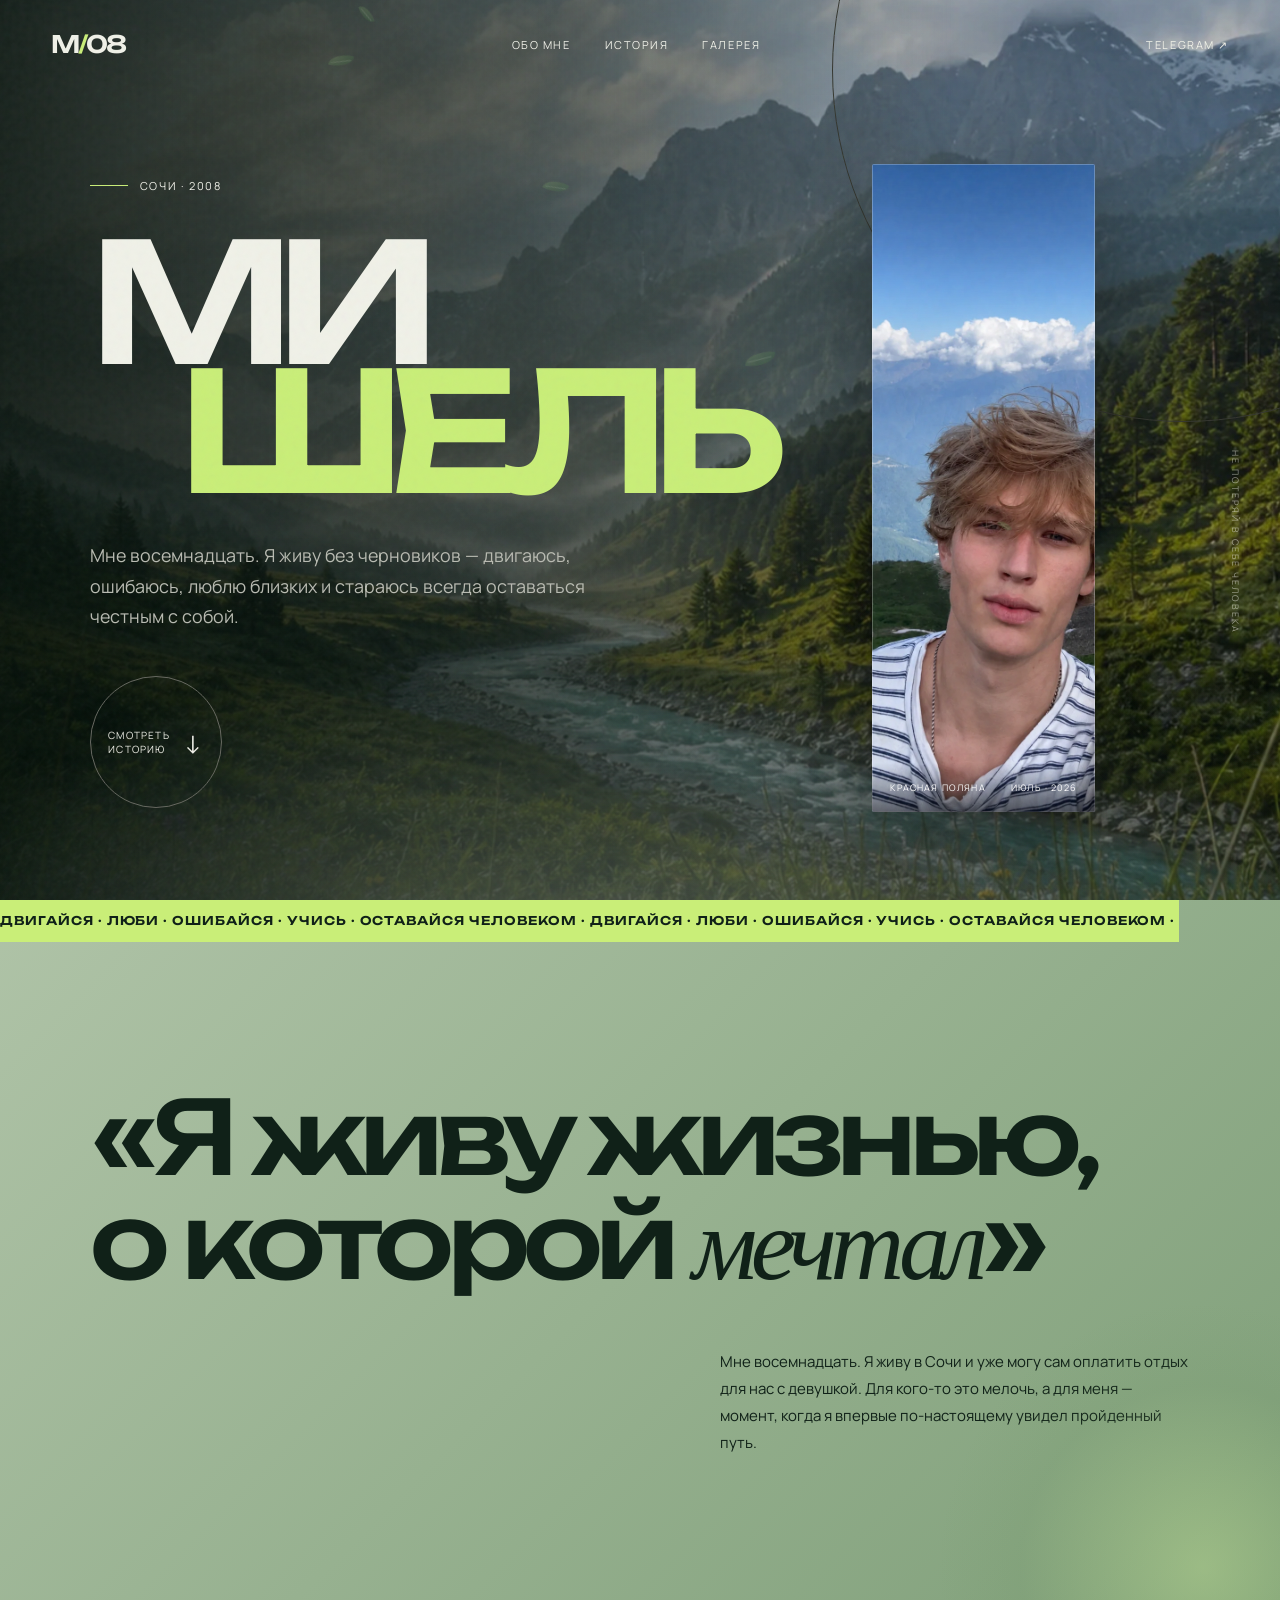
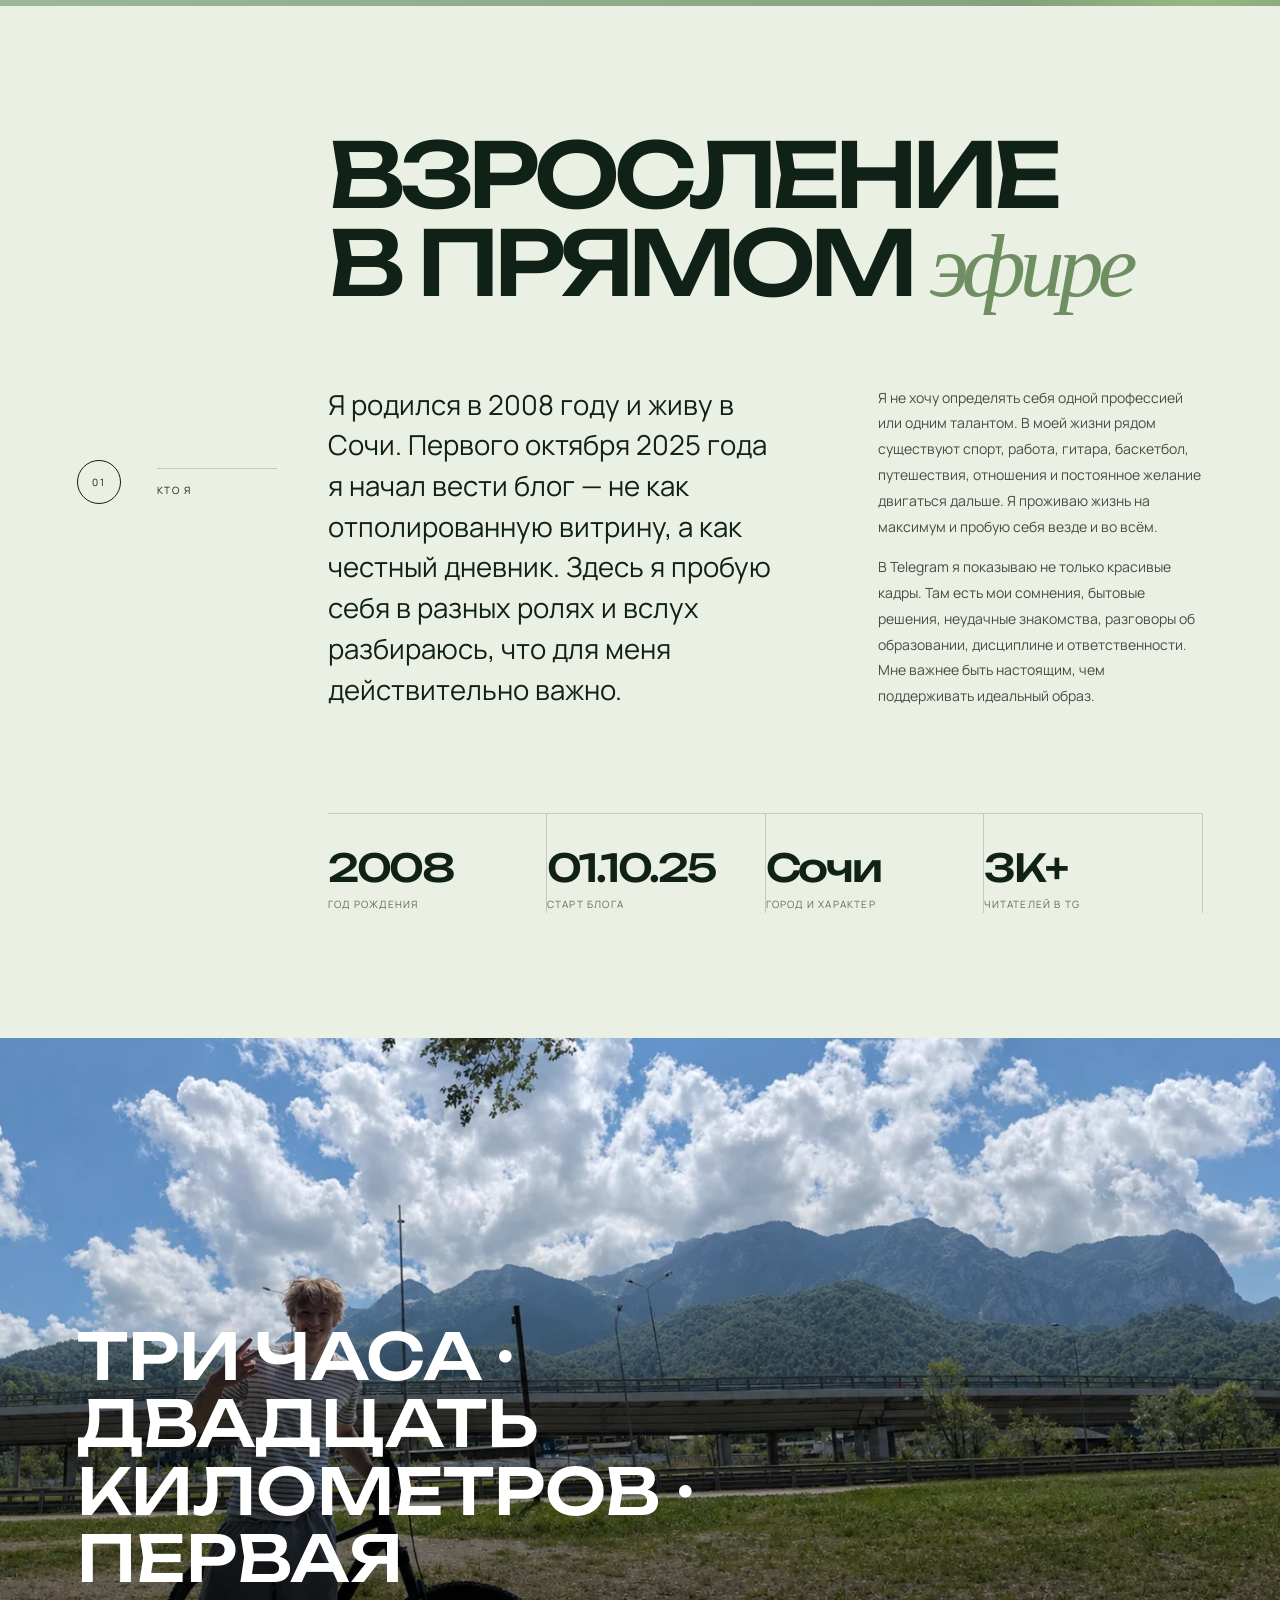
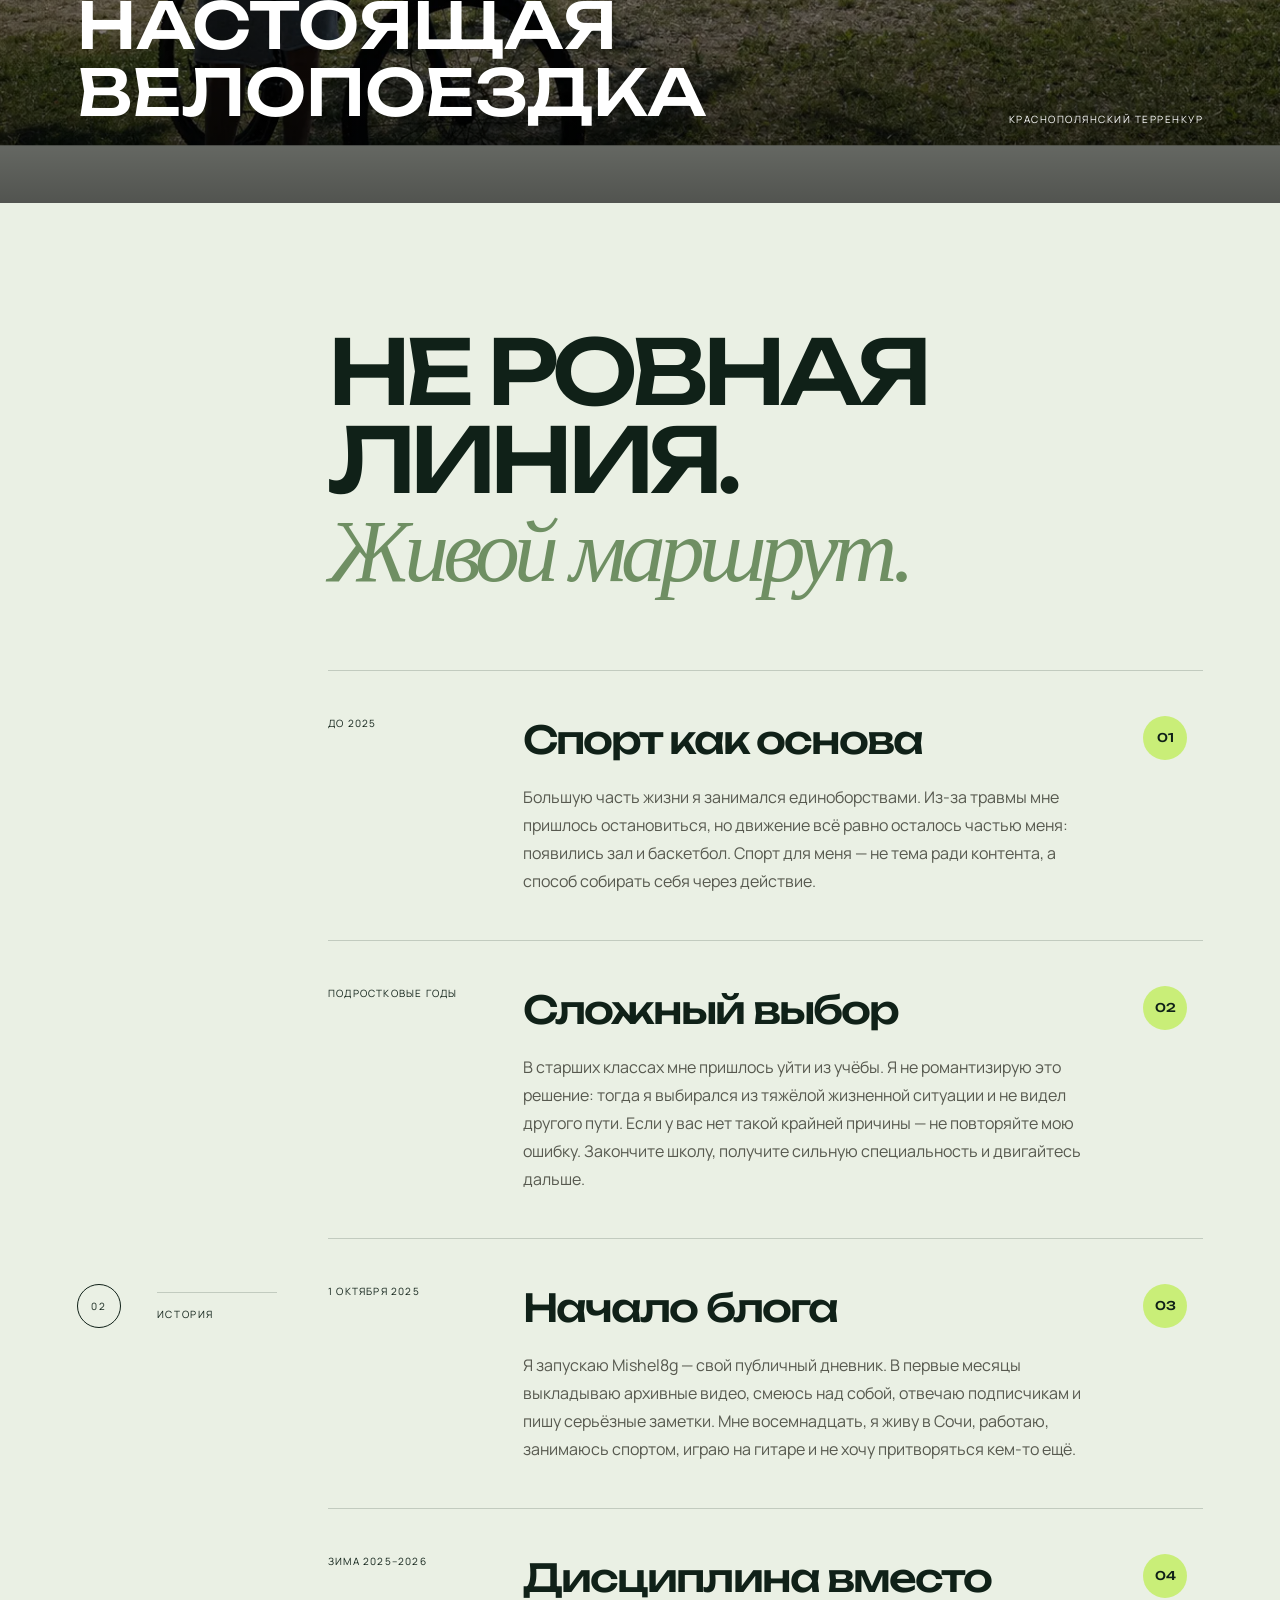
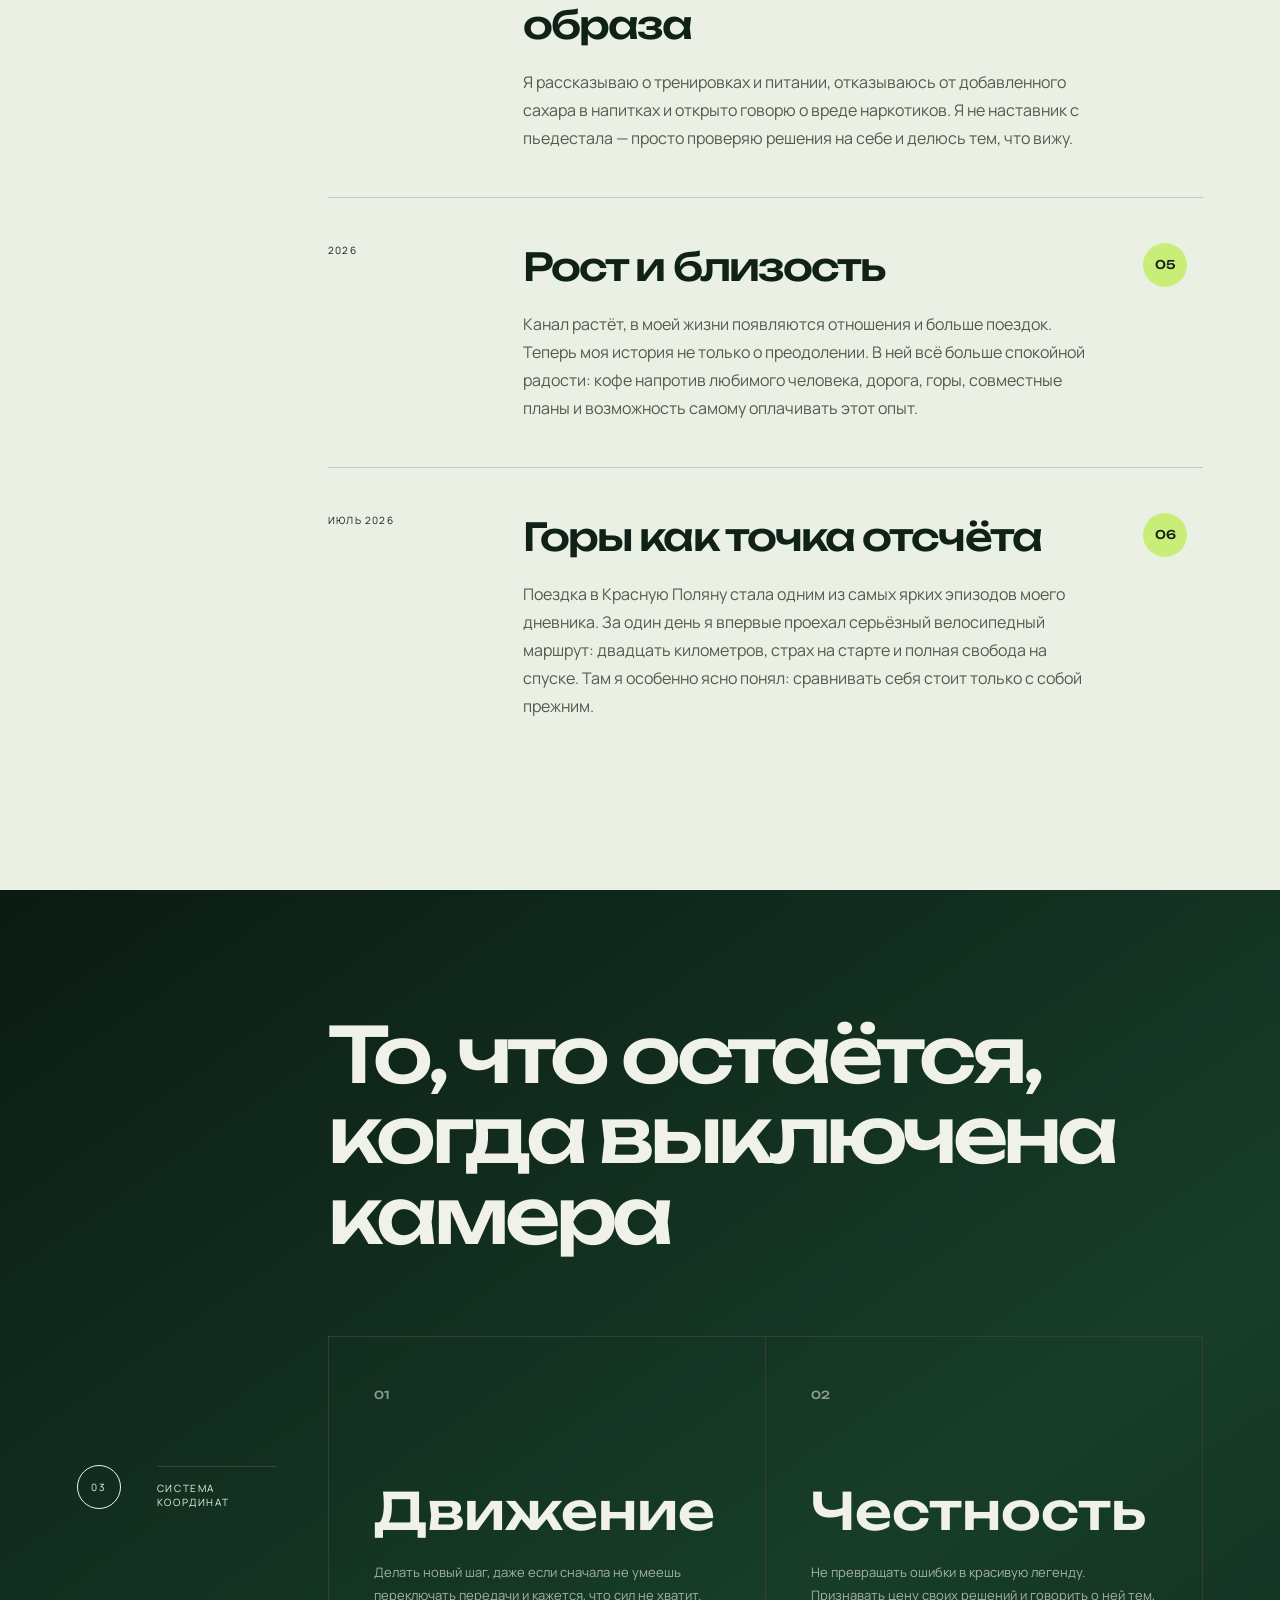
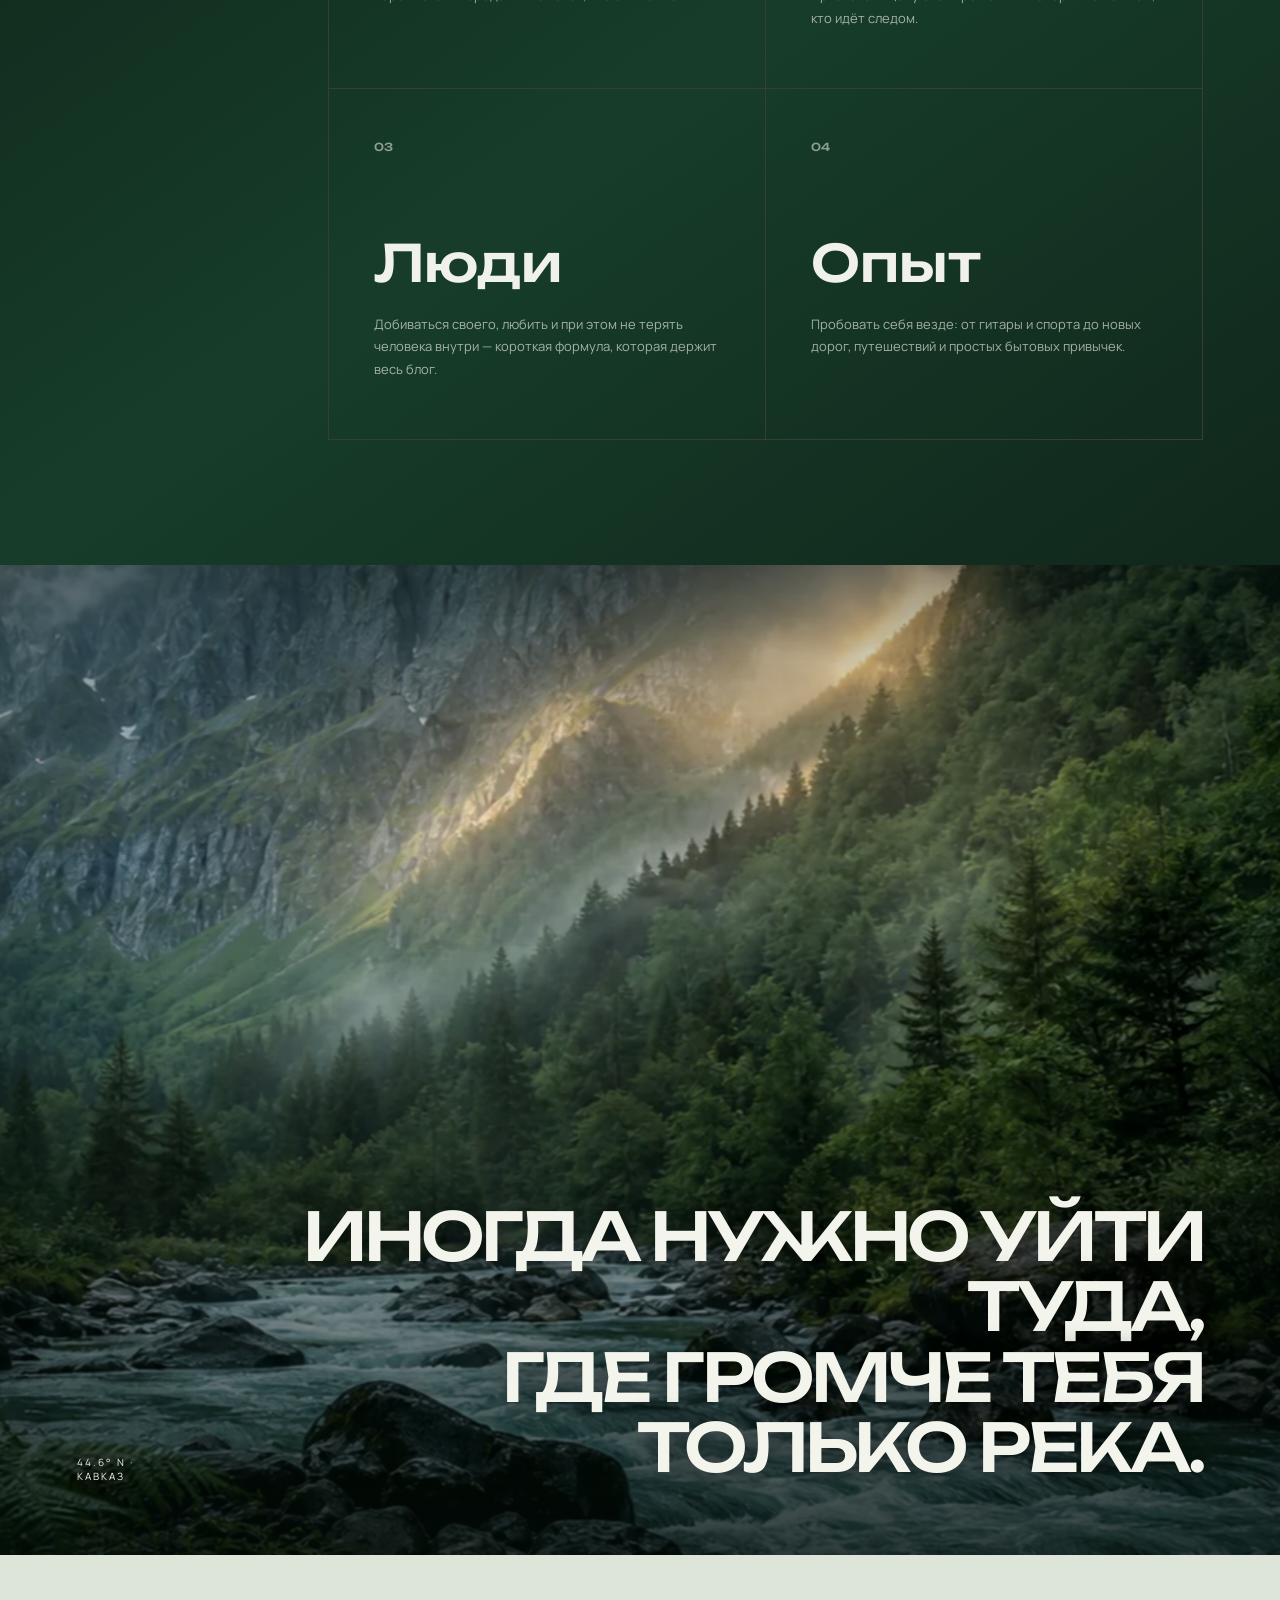
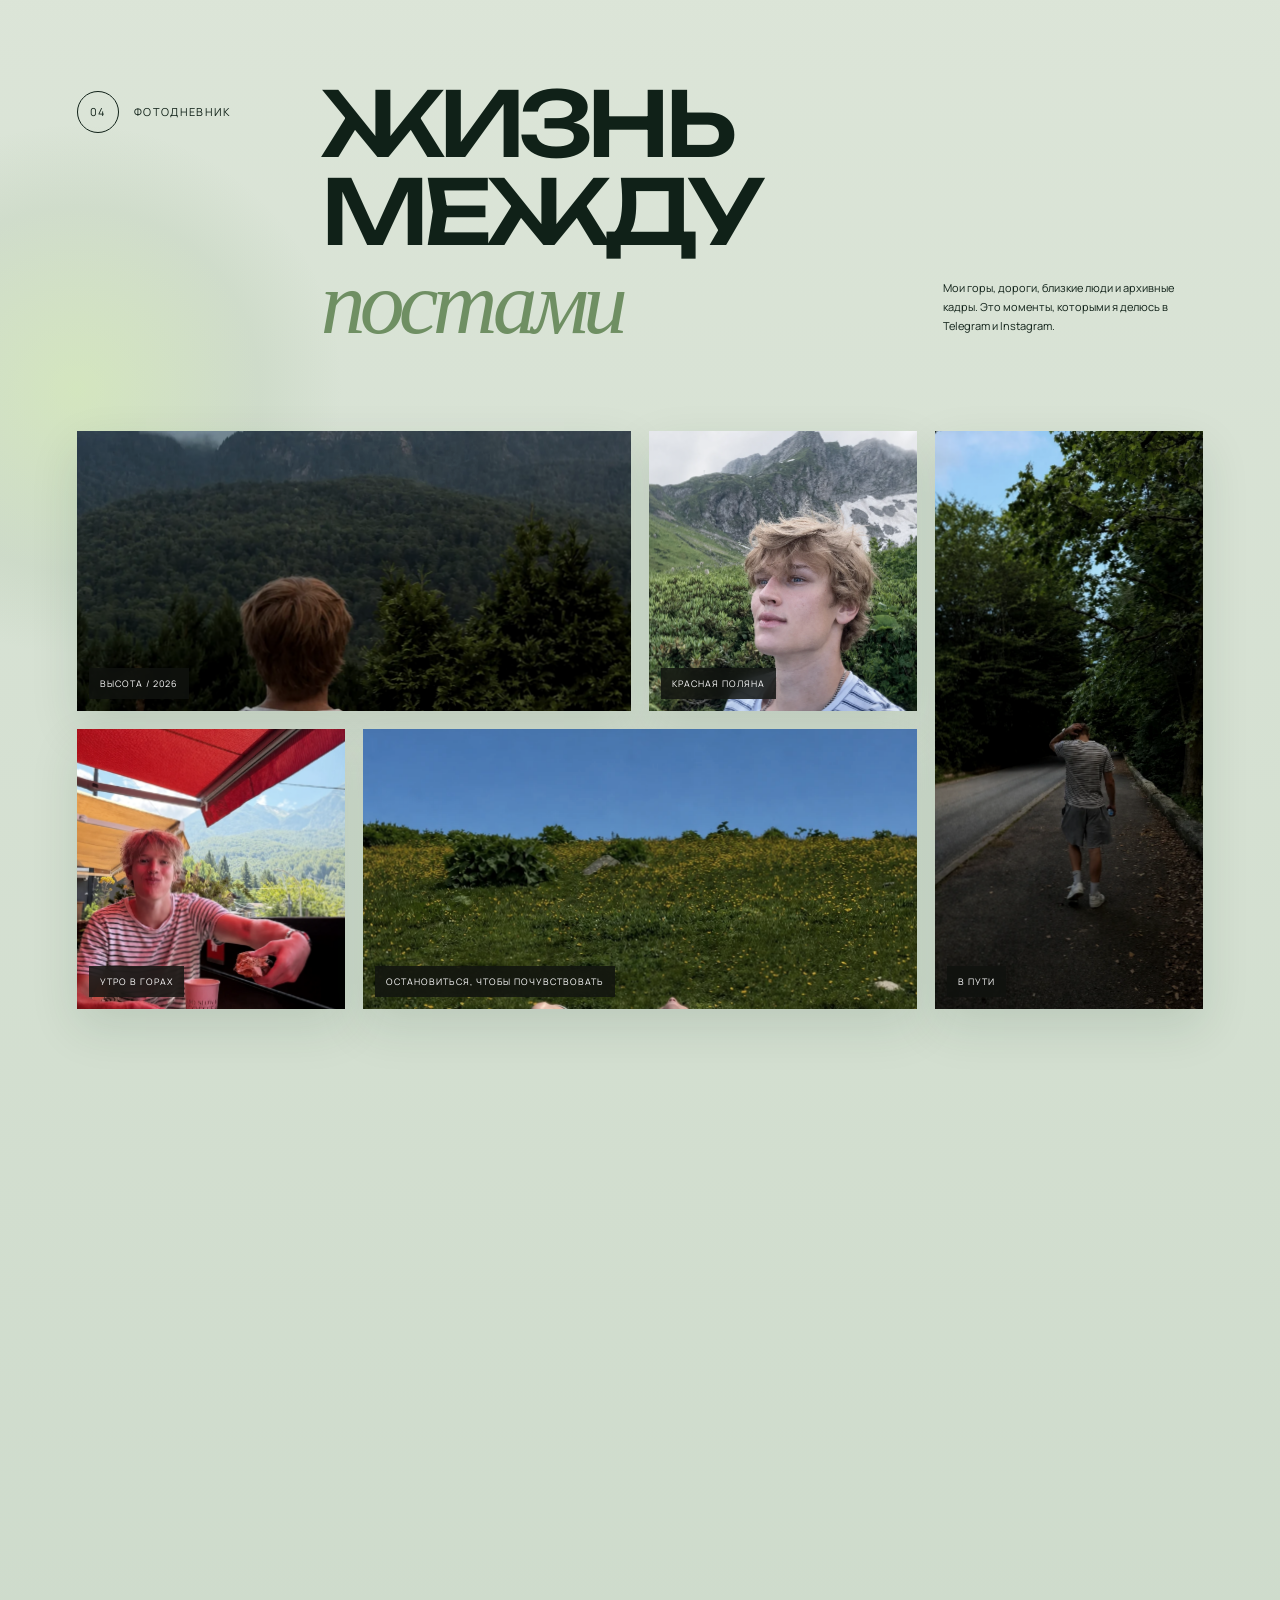
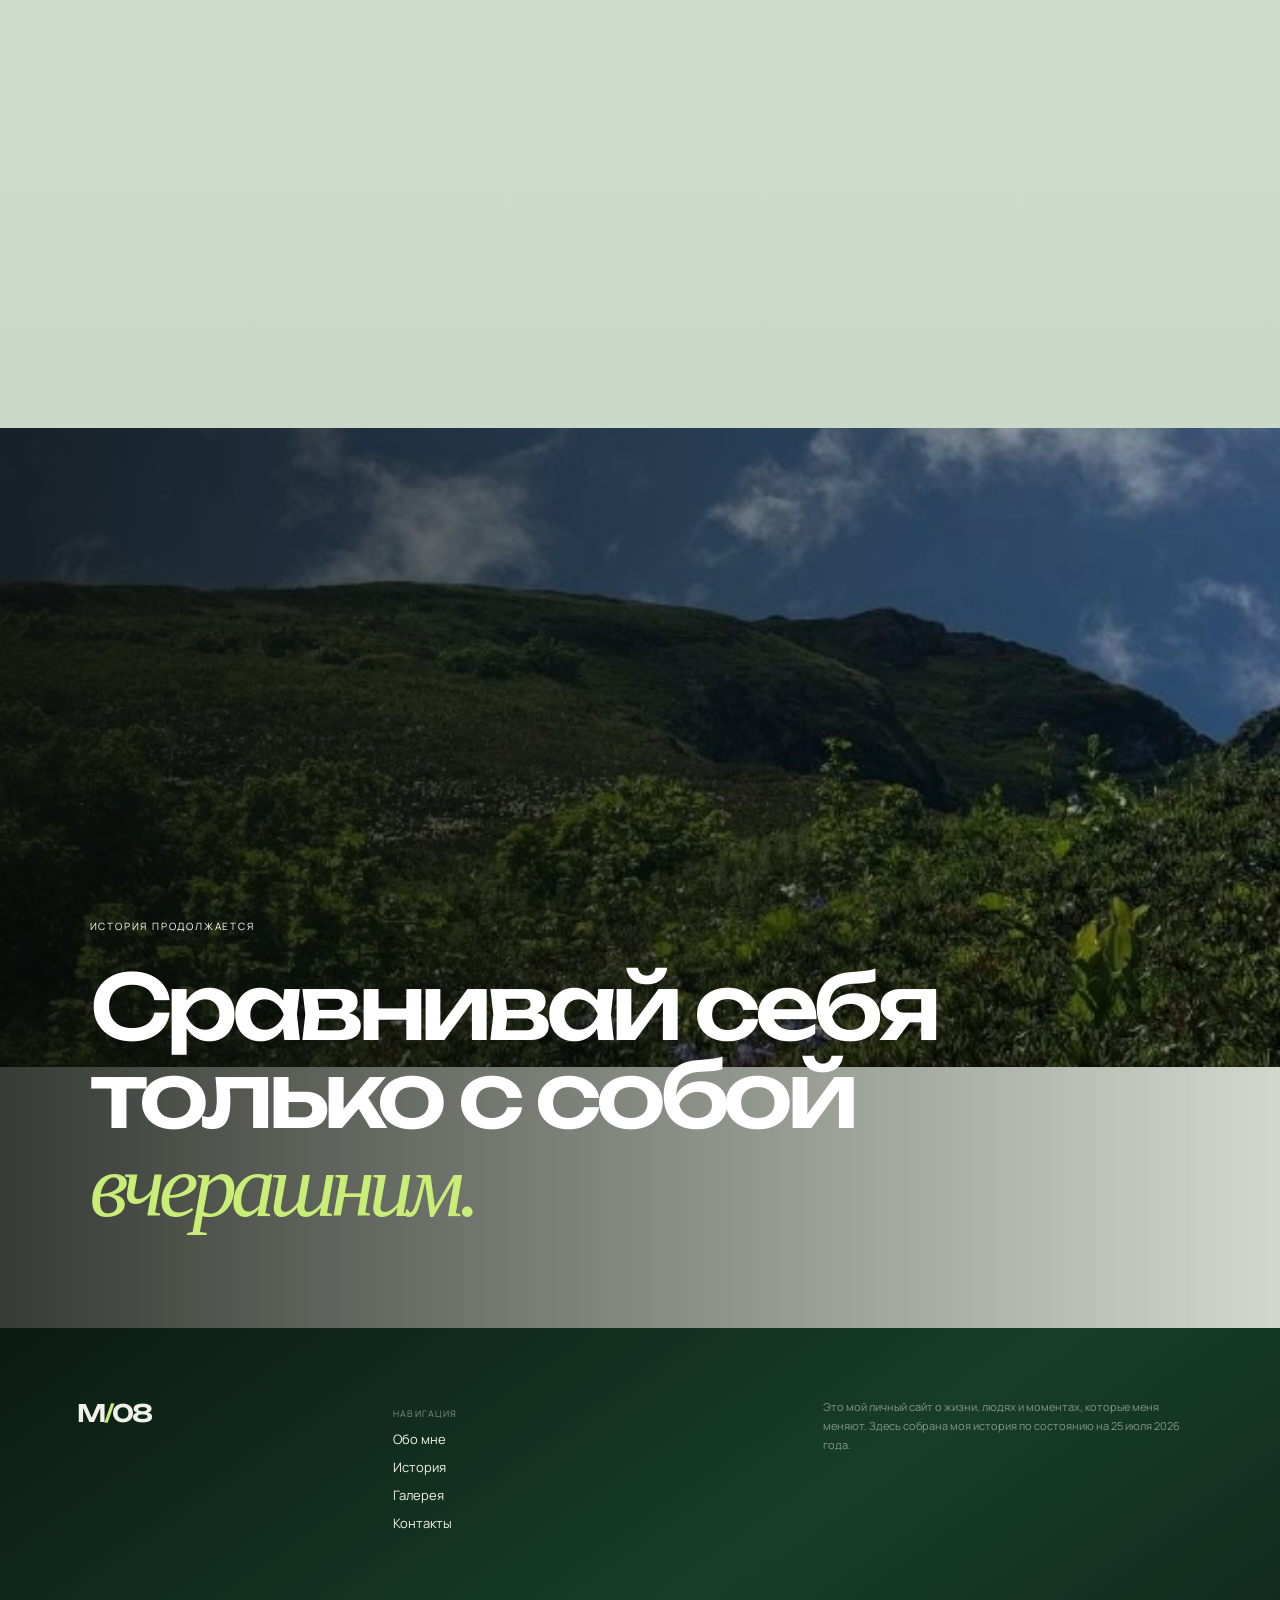
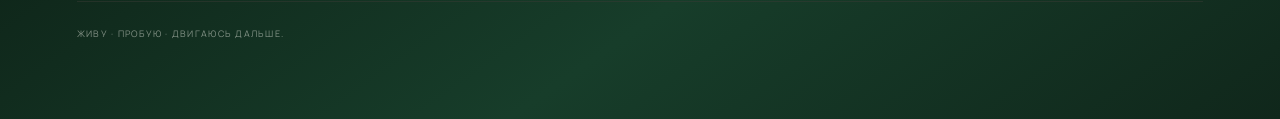
<file: index.html>
<!doctype html>
<html lang="ru">
<head>
  <meta charset="UTF-8">
  <meta name="viewport" content="width=device-width, initial-scale=1.0">
  <meta name="theme-color" content="#11130f">
  <meta name="description" content="Я Мишель. Рассказываю о своей жизни в Сочи, спорте, взрослении, творчестве и людях рядом.">
  <meta property="og:title" content="Я Мишель — моя жизнь в движении">
  <meta property="og:description" content="Не потеряй в себе человека">
  <meta property="og:image" content="assets/photos/telegram-03-hq.webp">
  <title>Я Мишель — моя жизнь в движении</title>
  <link rel="preconnect" href="https://fonts.googleapis.com">
  <link rel="preconnect" href="https://fonts.gstatic.com" crossorigin>
  <link href="https://fonts.googleapis.com/css2?family=Manrope:wght@400;500;600&family=Unbounded:wght@400;500;600;700&display=swap" rel="stylesheet">
  <link rel="stylesheet" href="styles.css">
  <script src="script.js" defer></script>
</head>
<body>
  <div class="grain" aria-hidden="true"></div>
  <div class="progress" aria-hidden="true"><span></span></div>

  <header class="nav">
    <a class="logo" href="#top" aria-label="В начало">М<span>/</span>08</a>
    <nav aria-label="Навигация">
      <a href="about.html">Обо мне</a>
      <a href="story.html">История</a>
      <a href="gallery.html">Галерея</a>
    </nav>
    <a class="nav-social" href="https://t.me/mishel8g" target="_blank" rel="noreferrer">Telegram ↗</a>
  </header>

  <main>
    <section class="hero" id="top">
      <div class="hero-orbit" aria-hidden="true"></div>
      <img class="hero-landscape" src="assets/photos/caucasus-valley-v1.webp" alt="Горная долина с рекой на рассвете">
      <div class="hero-mist" aria-hidden="true"></div>
      <div class="hero-copy reveal">
        <p class="kicker"><span></span> Сочи · 2008</p>
        <h1>МИ<br><em>ШЕЛЬ</em></h1>
        <p class="hero-text">Мне восемнадцать. Я живу без черновиков — двигаюсь, ошибаюсь, люблю близких и стараюсь всегда оставаться честным с собой.</p>
        <a class="round-link" href="#about"><span>Смотреть<br>историю</span><b>↓</b></a>
      </div>
      <figure class="hero-image reveal delay-1">
        <img src="assets/photos/telegram-03-hq.webp" alt="Я в горах" width="599" height="800">
        <figcaption><span>Красная Поляна</span><span>Июль · 2026</span></figcaption>
      </figure>
      <p class="side-note">Не потеряй в себе человека</p>
    </section>

    <section class="statement">
      <div class="ticker" aria-hidden="true">
        <div>ДВИГАЙСЯ · ЛЮБИ · ОШИБАЙСЯ · УЧИСЬ · ОСТАВАЙСЯ ЧЕЛОВЕКОМ ·&nbsp;</div>
        <div>ДВИГАЙСЯ · ЛЮБИ · ОШИБАЙСЯ · УЧИСЬ · ОСТАВАЙСЯ ЧЕЛОВЕКОМ ·&nbsp;</div>
      </div>
      <blockquote class="reveal">«Я живу жизнью,<br>о которой <em>мечтал</em>»</blockquote>
      <p class="statement-note reveal">Мне восемнадцать. Я живу в Сочи и уже могу сам оплатить отдых для нас с девушкой. Для кого-то это мелочь, а для меня — момент, когда я впервые по-настоящему увидел пройденный путь.</p>
    </section>

    <section class="about section" id="about">
      <div class="section-label reveal"><span>01</span><p>Кто я</p></div>
      <div class="about-content">
        <h2 class="reveal">Взросление<br>в прямом <i>эфире</i></h2>
        <div class="about-grid">
          <p class="lead-copy reveal">Я родился в 2008 году и живу в Сочи. Первого октября 2025 года я начал вести блог — не как отполированную витрину, а как честный дневник. Здесь я пробую себя в разных ролях и вслух разбираюсь, что для меня действительно важно.</p>
          <div class="body-copy reveal delay-1">
            <p>Я не хочу определять себя одной профессией или одним талантом. В моей жизни рядом существуют спорт, работа, гитара, баскетбол, путешествия, отношения и постоянное желание двигаться дальше. Я проживаю жизнь на максимум и пробую себя везде и во всём.</p>
            <p>В Telegram я показываю не только красивые кадры. Там есть мои сомнения, бытовые решения, неудачные знакомства, разговоры об образовании, дисциплине и ответственности. Мне важнее быть настоящим, чем поддерживать идеальный образ.</p>
          </div>
        </div>
        <div class="fact-line reveal">
          <div><strong>2008</strong><span>год рождения</span></div>
          <div><strong>01.10.25</strong><span>старт блога</span></div>
          <div><strong>Сочи</strong><span>город и характер</span></div>
          <div><strong>3K+</strong><span>читателей в TG</span></div>
        </div>
      </div>
    </section>

    <section class="cinema reveal">
      <img src="assets/photos/cinema-hd.webp" alt="Я с велосипедом в Красной Поляне" loading="lazy" width="1672" height="941">
      <div class="cinema-shade"></div>
      <p>Три часа · двадцать километров · первая настоящая велопоездка</p>
      <span>Краснополянский терренкур</span>
    </section>

    <section class="timeline section" id="timeline">
      <div class="section-label reveal"><span>02</span><p>История</p></div>
      <div class="timeline-content">
        <h2 class="reveal">Не ровная линия.<br><i>Живой маршрут.</i></h2>
        <article class="chapter reveal">
          <time>До 2025</time>
          <div><h3>Спорт как основа</h3><p>Большую часть жизни я занимался единоборствами. Из-за травмы мне пришлось остановиться, но движение всё равно осталось частью меня: появились зал и баскетбол. Спорт для меня — не тема ради контента, а способ собирать себя через действие.</p></div>
          <span>01</span>
        </article>
        <article class="chapter reveal">
          <time>Подростковые годы</time>
          <div><h3>Сложный выбор</h3><p>В старших классах мне пришлось уйти из учёбы. Я не романтизирую это решение: тогда я выбирался из тяжёлой жизненной ситуации и не видел другого пути. Если у вас нет такой крайней причины — не повторяйте мою ошибку. Закончите школу, получите сильную специальность и двигайтесь дальше.</p></div>
          <span>02</span>
        </article>
        <article class="chapter reveal">
          <time>1 октября 2025</time>
          <div><h3>Начало блога</h3><p>Я запускаю Mishel8g — свой публичный дневник. В первые месяцы выкладываю архивные видео, смеюсь над собой, отвечаю подписчикам и пишу серьёзные заметки. Мне восемнадцать, я живу в Сочи, работаю, занимаюсь спортом, играю на гитаре и не хочу притворяться кем-то ещё.</p></div>
          <span>03</span>
        </article>
        <article class="chapter reveal">
          <time>Зима 2025–2026</time>
          <div><h3>Дисциплина вместо образа</h3><p>Я рассказываю о тренировках и питании, отказываюсь от добавленного сахара в напитках и открыто говорю о вреде наркотиков. Я не наставник с пьедестала — просто проверяю решения на себе и делюсь тем, что вижу.</p></div>
          <span>04</span>
        </article>
        <article class="chapter reveal">
          <time>2026</time>
          <div><h3>Рост и близость</h3><p>Канал растёт, в моей жизни появляются отношения и больше поездок. Теперь моя история не только о преодолении. В ней всё больше спокойной радости: кофе напротив любимого человека, дорога, горы, совместные планы и возможность самому оплачивать этот опыт.</p></div>
          <span>05</span>
        </article>
        <article class="chapter reveal">
          <time>Июль 2026</time>
          <div><h3>Горы как точка отсчёта</h3><p>Поездка в Красную Поляну стала одним из самых ярких эпизодов моего дневника. За один день я впервые проехал серьёзный велосипедный маршрут: двадцать километров, страх на старте и полная свобода на спуске. Там я особенно ясно понял: сравнивать себя стоит только с собой прежним.</p></div>
          <span>06</span>
        </article>
      </div>
    </section>

    <section class="values section">
      <div class="section-label light reveal"><span>03</span><p>Система координат</p></div>
      <div class="values-content">
        <h2 class="reveal">То, что остаётся,<br>когда выключена камера</h2>
        <div class="values-grid">
          <article class="reveal"><span>01</span><h3>Движение</h3><p>Делать новый шаг, даже если сначала не умеешь переключать передачи и кажется, что сил не хватит.</p></article>
          <article class="reveal delay-1"><span>02</span><h3>Честность</h3><p>Не превращать ошибки в красивую легенду. Признавать цену своих решений и говорить о ней тем, кто идёт следом.</p></article>
          <article class="reveal delay-2"><span>03</span><h3>Люди</h3><p>Добиваться своего, любить и при этом не терять человека внутри — короткая формула, которая держит весь блог.</p></article>
          <article class="reveal"><span>04</span><h3>Опыт</h3><p>Пробовать себя везде: от гитары и спорта до новых дорог, путешествий и простых бытовых привычек.</p></article>
        </div>
      </div>
    </section>

    <section class="nature-portal reveal" aria-label="Горная река Кавказа">
      <img src="assets/photos/caucasus-river-v1.webp" alt="Дикая горная река среди леса и скал" loading="lazy">
      <div class="nature-depth" aria-hidden="true"></div>
      <div class="nature-copy"><span>44.6° N · Кавказ</span><p>Иногда нужно уйти туда,<br>где громче тебя только река.</p></div>
    </section>

    <section class="gallery section" id="gallery">
      <div class="gallery-heading reveal">
        <p><span>04</span> Фотодневник</p>
        <h2>Жизнь между<br><i>постами</i></h2>
        <p>Мои горы, дороги, близкие люди и архивные кадры. Это моменты, которыми я делюсь в Telegram и Instagram.</p>
      </div>
      <div class="masonry">
        <figure class="wide reveal"><img src="assets/photos/telegram-09-hq.webp" alt="Я смотрю на горы" loading="lazy"><figcaption>Высота / 2026</figcaption></figure>
        <figure class="reveal"><img src="assets/photos/telegram-15-hq.webp" alt="Портрет Мишеля в горах" loading="lazy"><figcaption>Красная Поляна</figcaption></figure>
        <figure class="tall reveal"><img src="assets/photos/telegram-10-hq.webp" alt="Я на лесной дороге" loading="lazy"><figcaption>В пути</figcaption></figure>
        <figure class="reveal"><img src="assets/photos/telegram-08-hq.webp" alt="Я в кафе" loading="lazy"><figcaption>Утро в горах</figcaption></figure>
        <figure class="wide reveal"><img src="assets/photos/telegram-05-hq.webp" alt="Отдых на горном лугу" loading="lazy"><figcaption>Остановиться, чтобы почувствовать</figcaption></figure>
        <figure class="reveal"><img src="assets/photos/telegram-17-hq.webp" alt="Мы с моей девушкой" loading="lazy"><figcaption>Люди рядом</figcaption></figure>
        <figure class="reveal"><img src="assets/photos/instagram-02-hq.webp" alt="Поход в горы" loading="lazy"><figcaption>Hiking</figcaption></figure>
        <figure class="tall reveal"><img src="assets/photos/telegram-07-hq.webp" alt="Я готовлю кофе" loading="lazy"><figcaption>Обычный день</figcaption></figure>
        <figure class="reveal"><img src="assets/photos/instagram-03-hq.webp" alt="Прогулка по Сочи" loading="lazy"><figcaption>Chill & walk</figcaption></figure>
        <figure class="wide reveal"><img src="assets/photos/telegram-02-hq.webp" alt="Закат над горами" loading="lazy"><figcaption>Лучший закат</figcaption></figure>
        <figure class="reveal"><img src="assets/photos/instagram-05-hq.webp" alt="Архивный портрет" loading="lazy"><figcaption>Архив / 2025</figcaption></figure>
        <figure class="reveal"><img src="assets/photos/instagram-06-hq.webp" alt="Я четыре года назад" loading="lazy"><figcaption>Я четыре года назад</figcaption></figure>
      </div>
    </section>

    <section class="finale">
      <img src="assets/photos/telegram-06.webp" alt="Горный пейзаж" loading="lazy">
      <div class="finale-overlay"></div>
      <div class="finale-copy reveal">
        <p>История продолжается</p>
        <h2>Сравнивай себя<br>только с собой<br><i>вчерашним.</i></h2>
      </div>
    </section>
  </main>

  <footer>
    <a class="logo" href="#top">М<span>/</span>08</a>
    <div><p>Навигация</p><a href="about.html">Обо мне</a><a href="story.html">История</a><a href="gallery.html">Галерея</a><a href="contacts.html">Контакты</a></div>
    <p class="disclaimer">Это мой личный сайт о жизни, людях и моментах, которые меня меняют. Здесь собрана моя история по состоянию на 25 июля 2026 года.</p>
    <p class="made">Живу · пробую · двигаюсь дальше.</p>
  </footer>
</body>
</html>
</file>
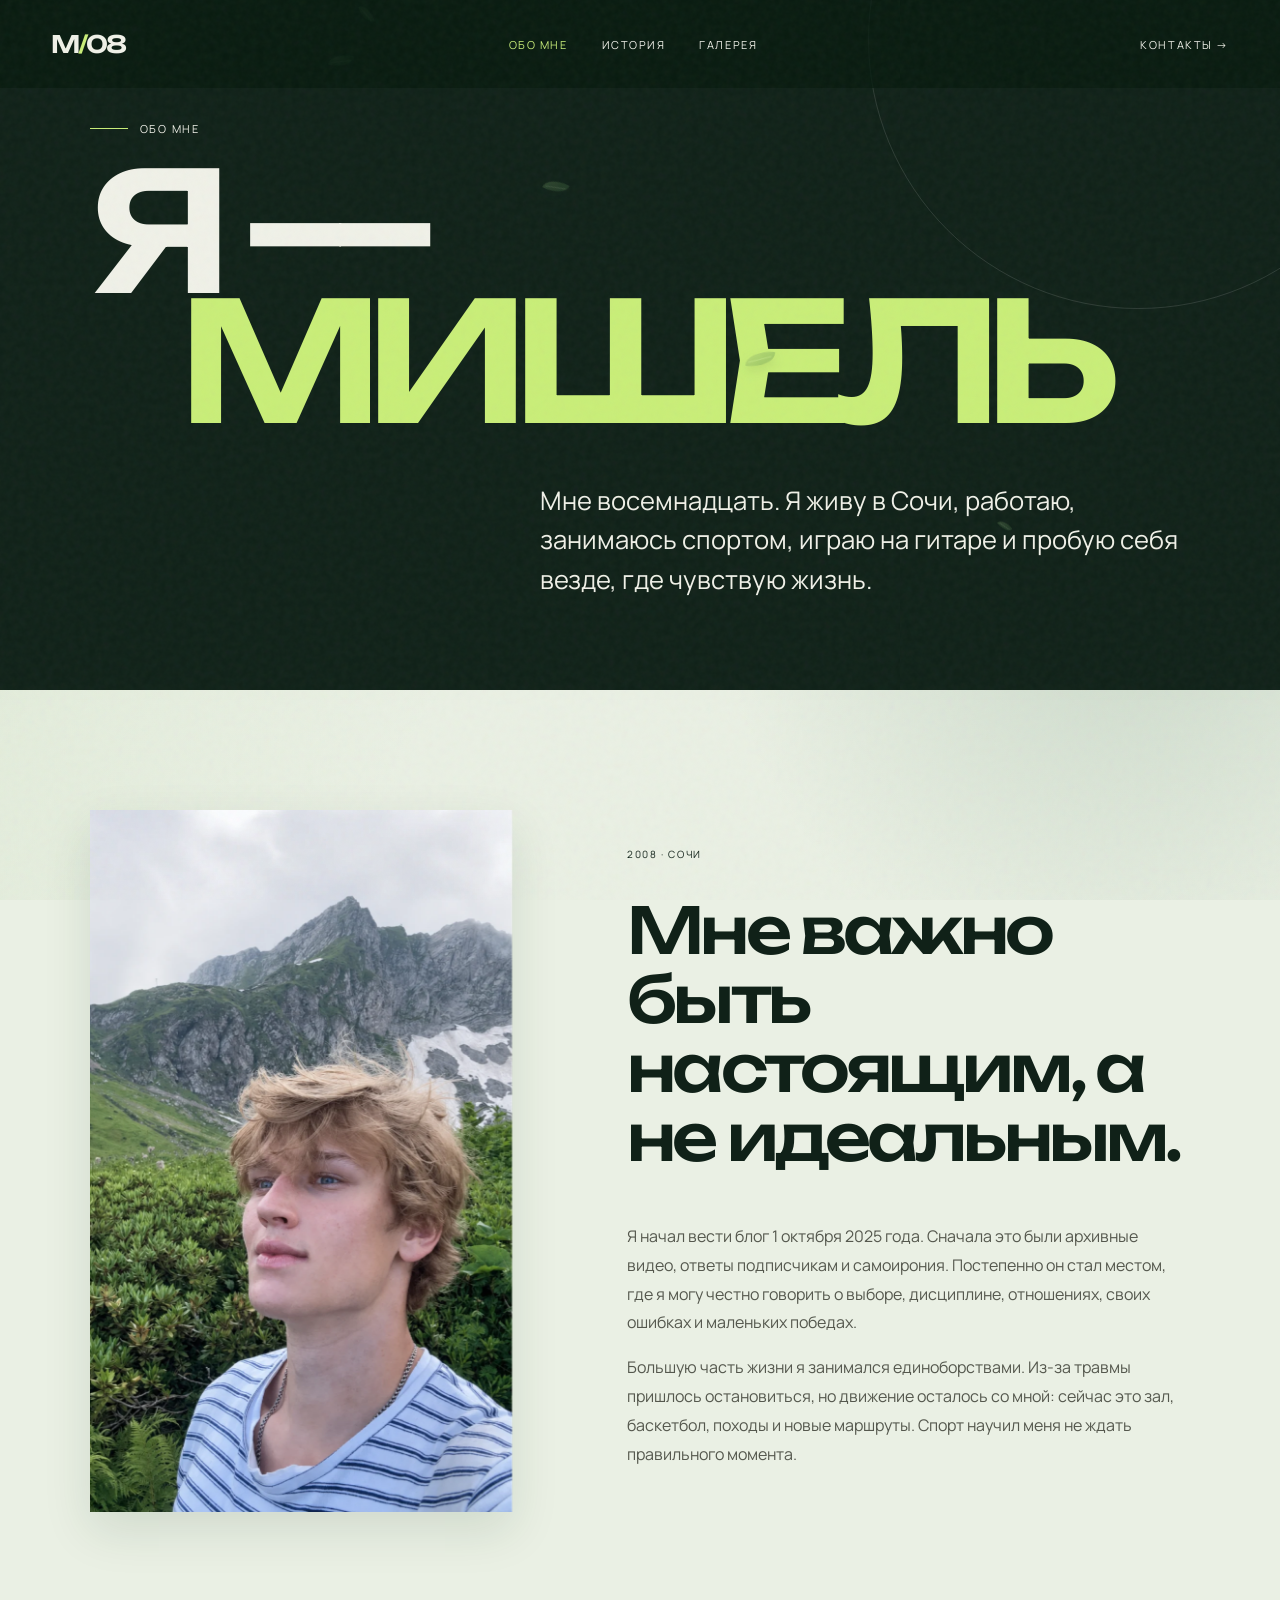
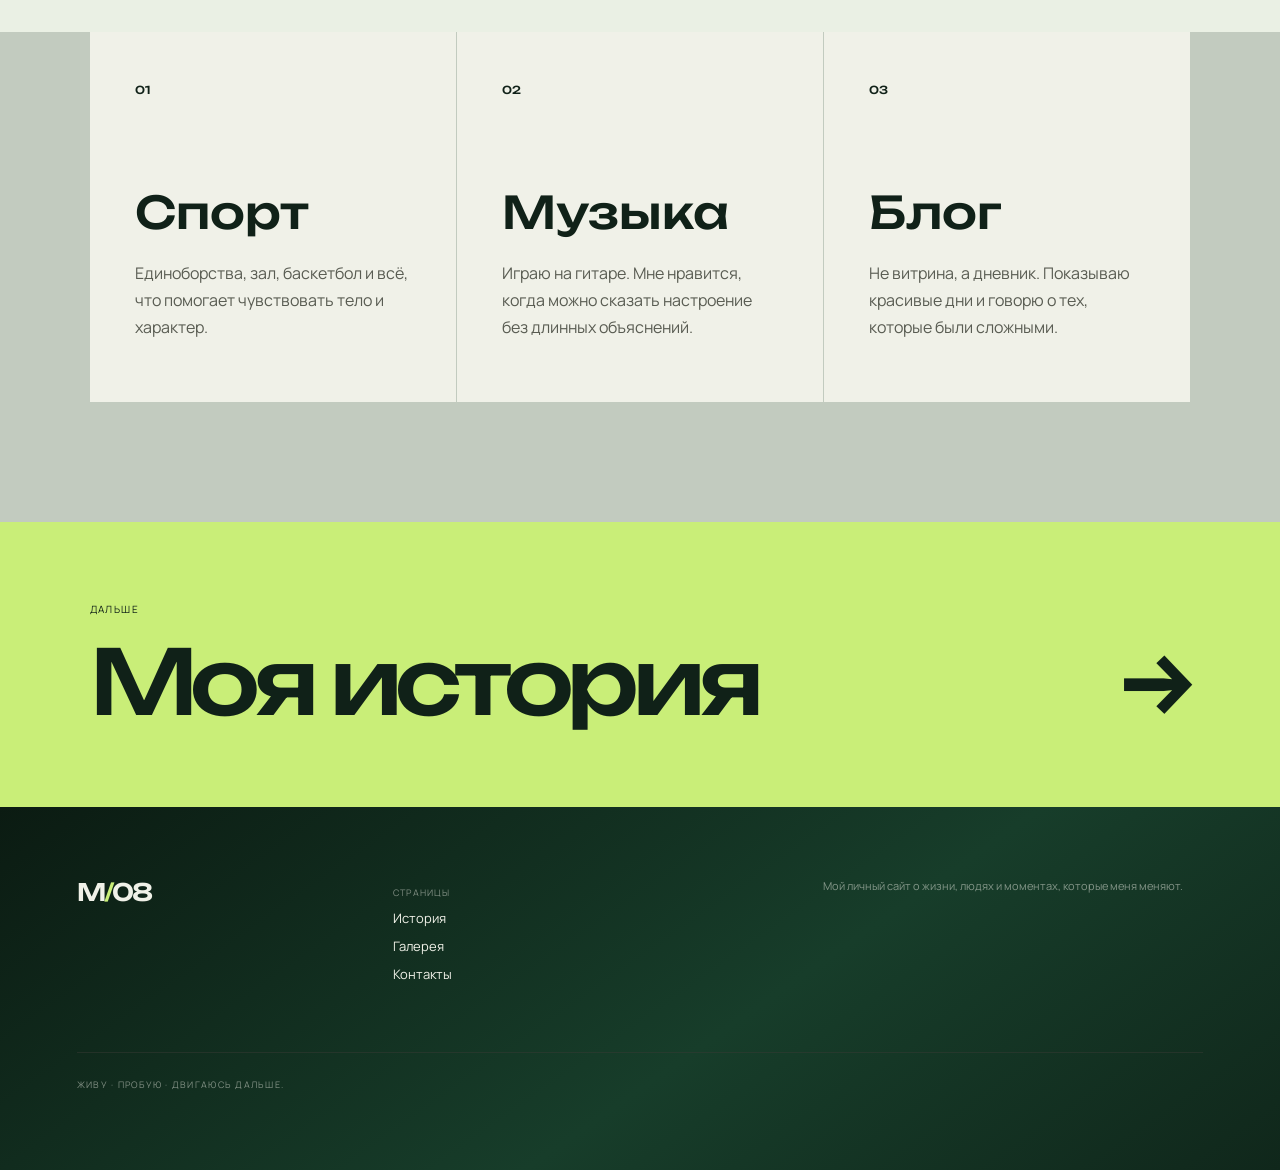
<file: about.html>
<!doctype html><html lang="ru"><head><meta charset="UTF-8"><meta name="viewport" content="width=device-width,initial-scale=1"><meta name="theme-color" content="#11130f"><meta name="description" content="Обо мне — Мишель, Сочи, спорт, музыка и жизнь без черновиков."><title>Обо мне — Мишель</title><link rel="preconnect" href="https://fonts.googleapis.com"><link rel="preconnect" href="https://fonts.gstatic.com" crossorigin><link href="https://fonts.googleapis.com/css2?family=Manrope:wght@400;500;600&family=Unbounded:wght@400;500;600;700&display=swap" rel="stylesheet"><link rel="stylesheet" href="styles.css"><script src="script.js" defer></script></head>
<body class="inner-page"><div class="grain"></div><div class="progress"><span></span></div>
<header class="nav"><a class="logo" href="index.html">М<span>/</span>08</a><nav><a class="active" href="about.html">Обо мне</a><a href="story.html">История</a><a href="gallery.html">Галерея</a></nav><a class="nav-social" href="contacts.html">Контакты →</a></header>
<main><section class="page-hero"><p class="kicker reveal"><span></span> Обо мне</p><h1 class="reveal">Я —<br><em>Мишель</em></h1><p class="page-intro reveal delay-1">Мне восемнадцать. Я живу в Сочи, работаю, занимаюсь спортом, играю на гитаре и пробую себя везде, где чувствую жизнь.</p></section>
<section class="portrait-split"><figure class="reveal"><img src="assets/photos/telegram-15-hq.webp" alt="Мой портрет в горах"></figure><div class="reveal delay-1"><p class="overline">2008 · Сочи</p><h2>Мне важно быть настоящим, а не идеальным.</h2><p>Я начал вести блог 1 октября 2025 года. Сначала это были архивные видео, ответы подписчикам и самоирония. Постепенно он стал местом, где я могу честно говорить о выборе, дисциплине, отношениях, своих ошибках и маленьких победах.</p><p>Большую часть жизни я занимался единоборствами. Из-за травмы пришлось остановиться, но движение осталось со мной: сейчас это зал, баскетбол, походы и новые маршруты. Спорт научил меня не ждать правильного момента.</p></div></section>
<section class="about-facts"><article class="reveal"><span>01</span><h3>Спорт</h3><p>Единоборства, зал, баскетбол и всё, что помогает чувствовать тело и характер.</p></article><article class="reveal delay-1"><span>02</span><h3>Музыка</h3><p>Играю на гитаре. Мне нравится, когда можно сказать настроение без длинных объяснений.</p></article><article class="reveal delay-2"><span>03</span><h3>Блог</h3><p>Не витрина, а дневник. Показываю красивые дни и говорю о тех, которые были сложными.</p></article></section>
<section class="next-page"><p>Дальше</p><a href="story.html">Моя история <span>→</span></a></section></main>
<footer><a class="logo" href="index.html">М<span>/</span>08</a><div><p>Страницы</p><a href="story.html">История</a><a href="gallery.html">Галерея</a><a href="contacts.html">Контакты</a></div><p class="disclaimer">Мой личный сайт о жизни, людях и моментах, которые меня меняют.</p><p class="made">Живу · пробую · двигаюсь дальше.</p></footer></body></html>
</file>
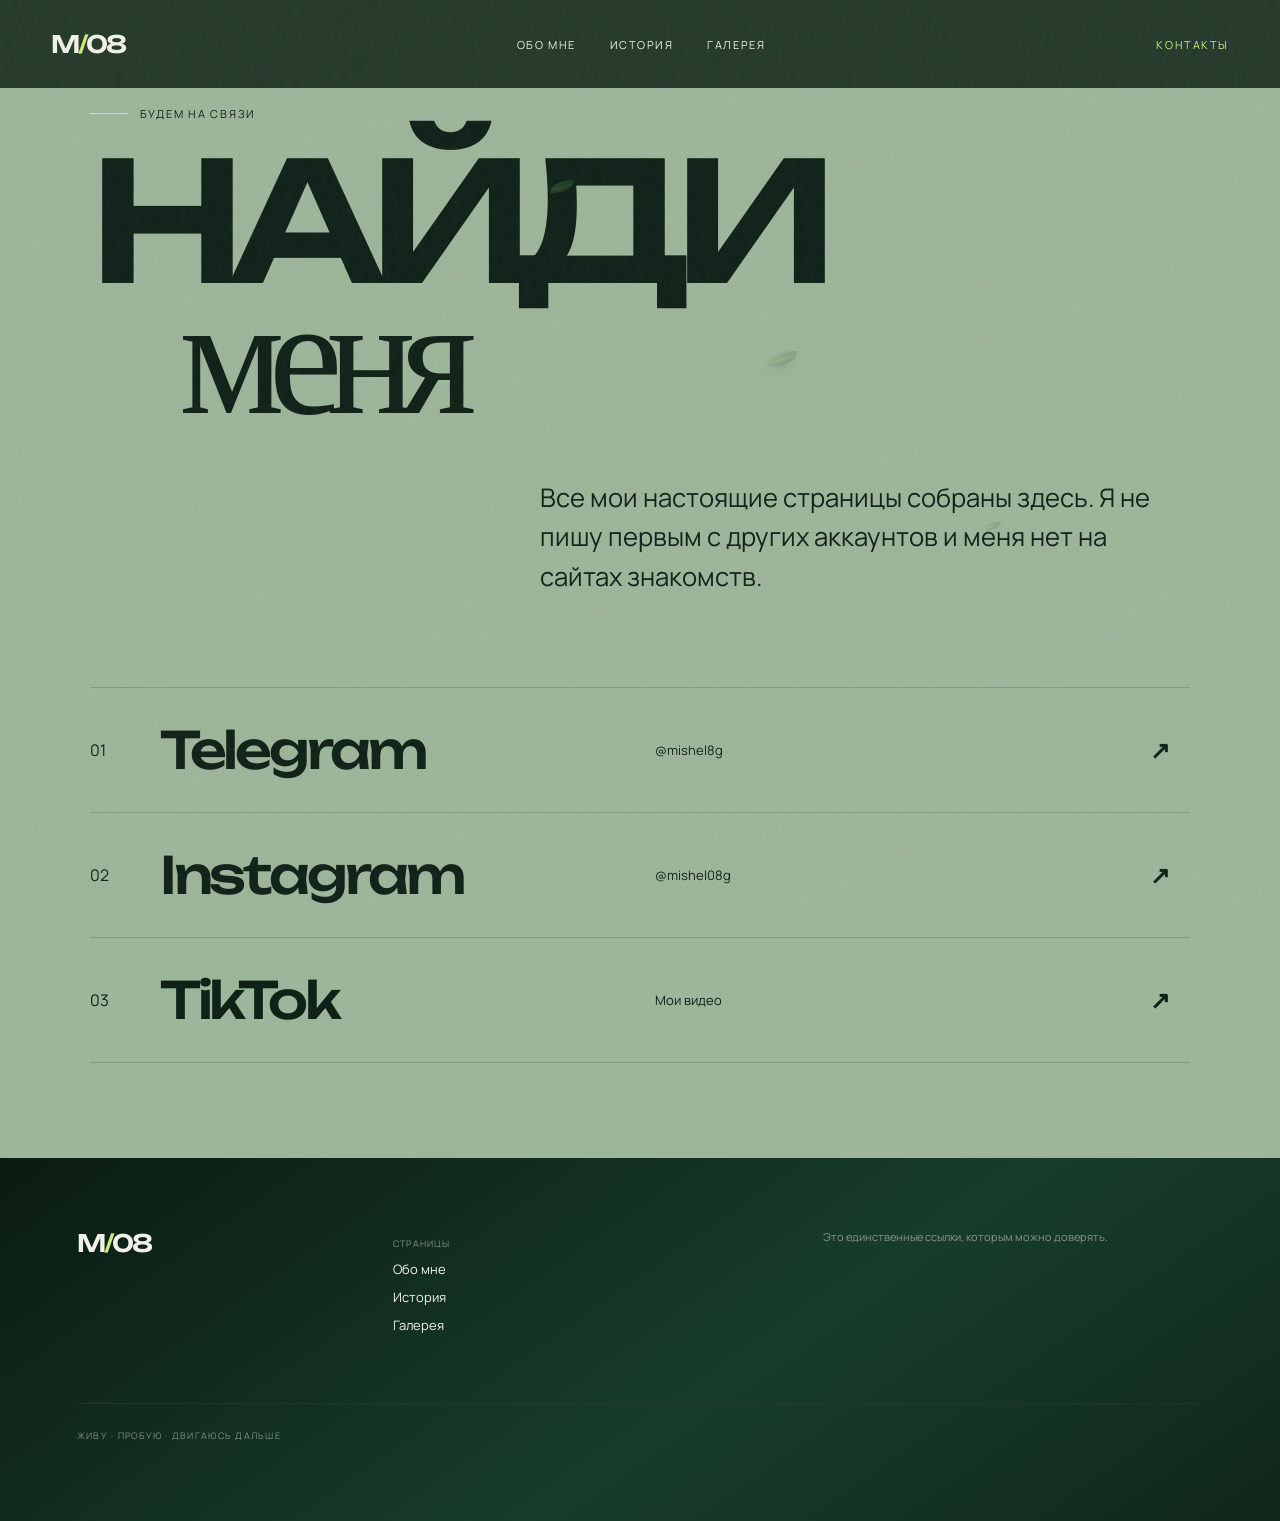
<file: contacts.html>
<!doctype html><html lang="ru"><head><meta charset="UTF-8"><meta name="viewport" content="width=device-width,initial-scale=1"><meta name="theme-color" content="#11130f"><meta name="description" content="Мои официальные страницы в Telegram, Instagram и TikTok."><title>Контакты — Мишель</title><link rel="preconnect" href="https://fonts.googleapis.com"><link rel="preconnect" href="https://fonts.gstatic.com" crossorigin><link href="https://fonts.googleapis.com/css2?family=Manrope:wght@400;500;600&family=Unbounded:wght@400;500;600;700&display=swap" rel="stylesheet"><link rel="stylesheet" href="styles.css"><script src="script.js" defer></script></head>
<body class="inner-page contacts-page"><div class="grain"></div><header class="nav"><a class="logo" href="index.html">М<span>/</span>08</a><nav><a href="about.html">Обо мне</a><a href="story.html">История</a><a href="gallery.html">Галерея</a></nav><a class="nav-social active" href="contacts.html">Контакты</a></header>
<main><section class="contact-hero"><p class="kicker reveal"><span></span> Будем на связи</p><h1 class="reveal">Найди<br><em>меня</em></h1><p class="page-intro reveal delay-1">Все мои настоящие страницы собраны здесь. Я не пишу первым с других аккаунтов и меня нет на сайтах знакомств.</p><div class="contact-links"><a class="reveal" href="https://t.me/mishel8g" target="_blank" rel="noreferrer"><span>01</span><strong>Telegram</strong><small>@mishel8g</small><b>↗</b></a><a class="reveal delay-1" href="https://www.instagram.com/mishel08g/" target="_blank" rel="noreferrer"><span>02</span><strong>Instagram</strong><small>@mishel08g</small><b>↗</b></a><a class="reveal delay-2" href="https://vt.tiktok.com/ZSmu2W8Q5/" target="_blank" rel="noreferrer"><span>03</span><strong>TikTok</strong><small>Мои видео</small><b>↗</b></a></div></section></main>
<footer><a class="logo" href="index.html">М<span>/</span>08</a><div><p>Страницы</p><a href="about.html">Обо мне</a><a href="story.html">История</a><a href="gallery.html">Галерея</a></div><p class="disclaimer">Это единственные ссылки, которым можно доверять.</p><p class="made">Живу · пробую · двигаюсь дальше.</p></footer></body></html>
</file>
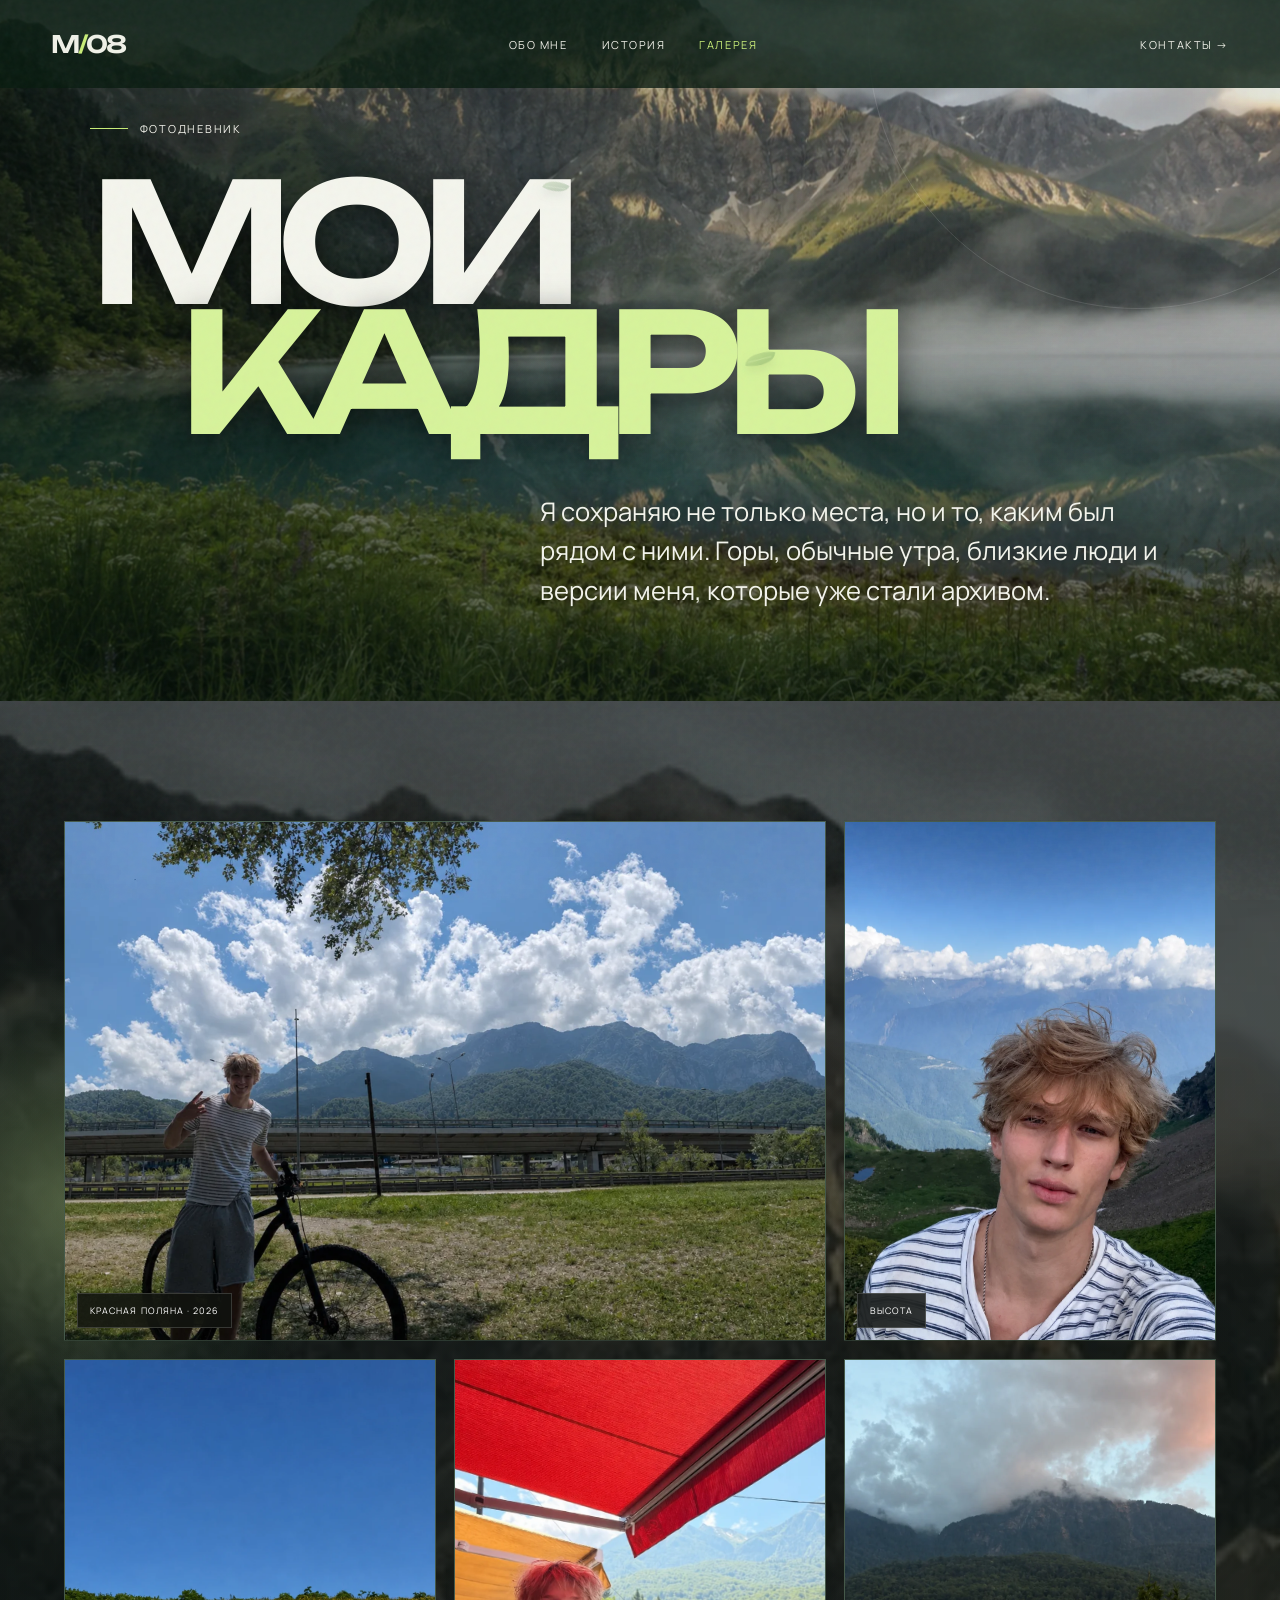
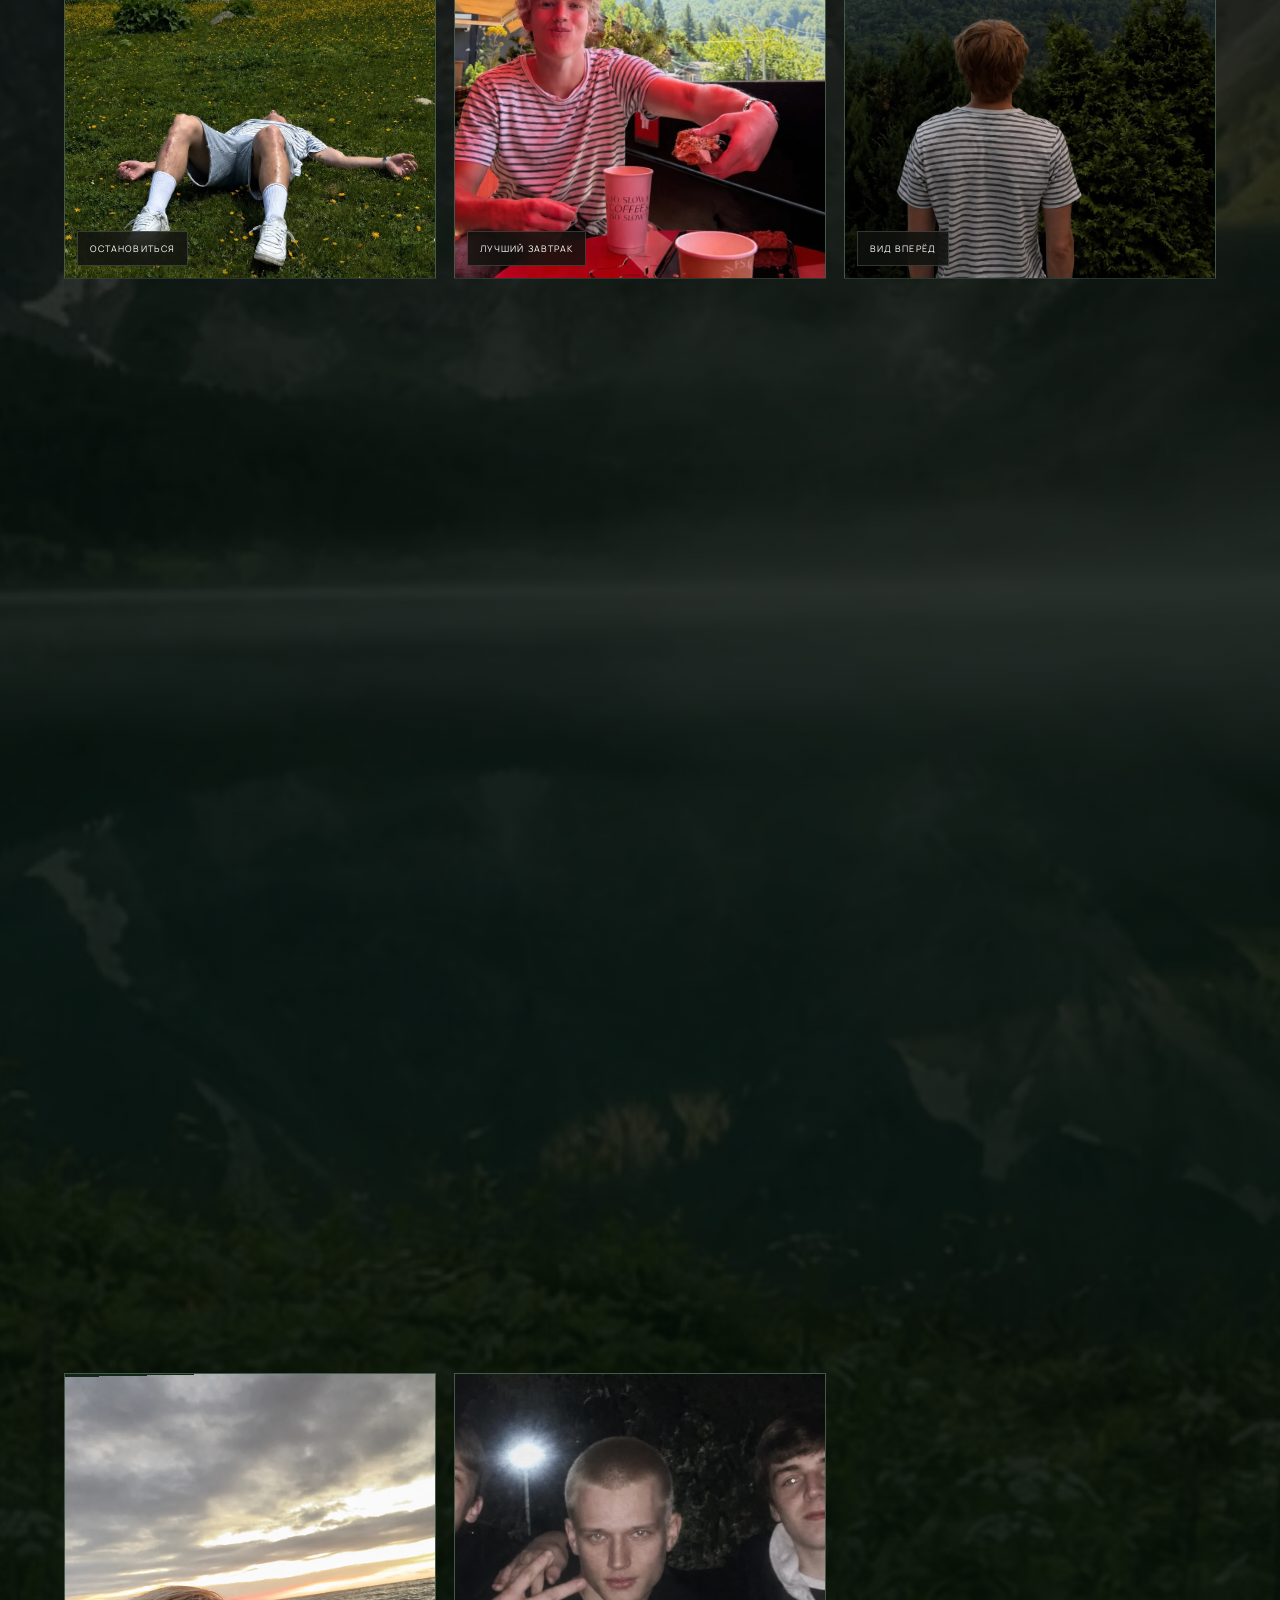
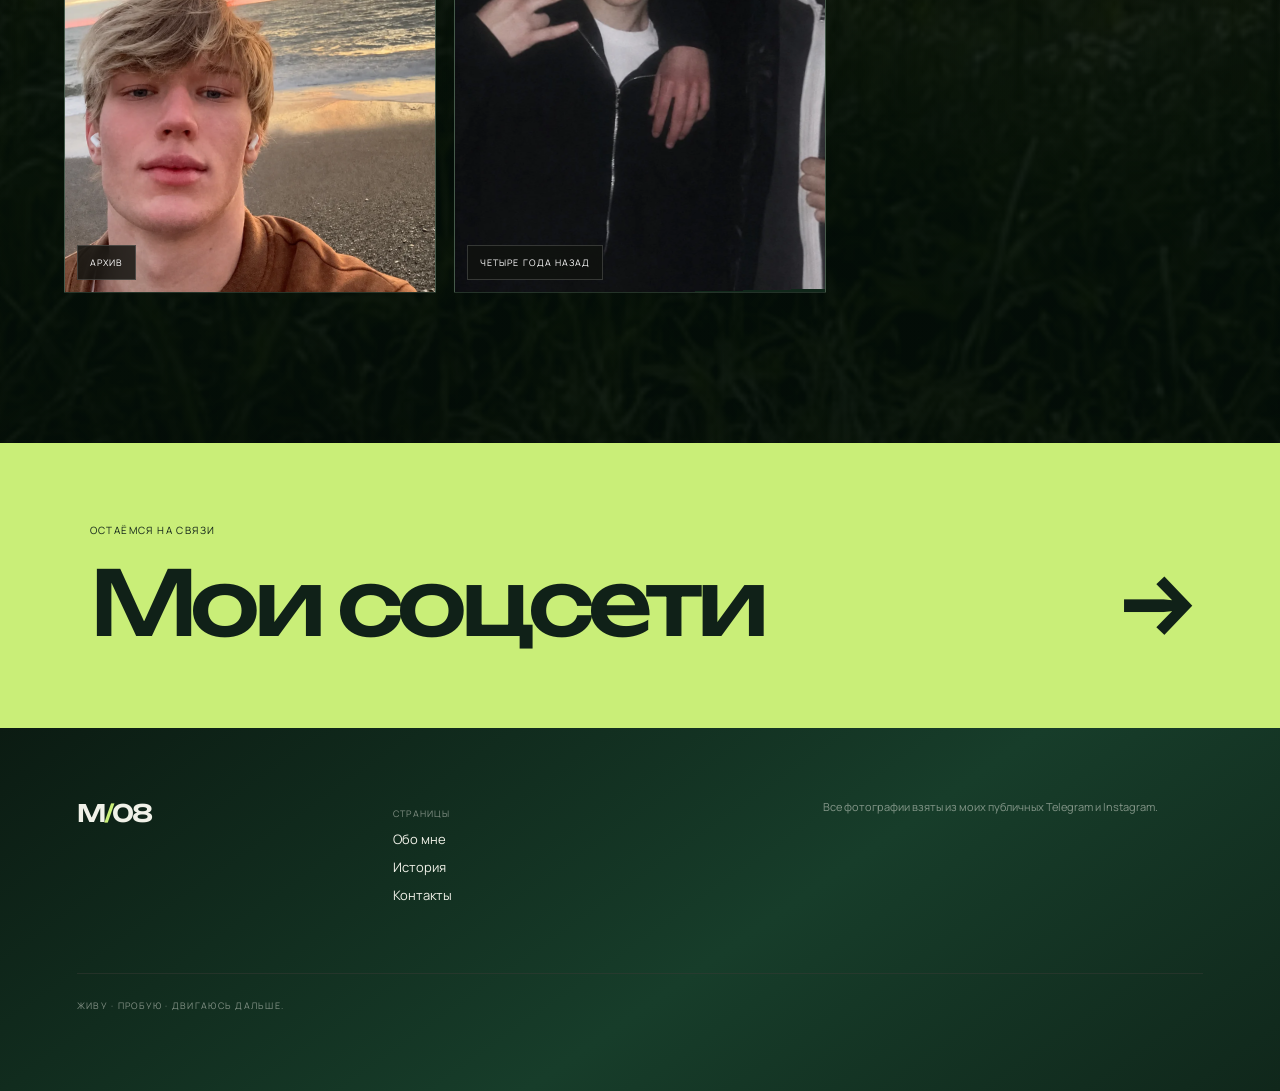
<file: gallery.html>
<!doctype html><html lang="ru"><head><meta charset="UTF-8"><meta name="viewport" content="width=device-width,initial-scale=1"><meta name="theme-color" content="#11130f"><meta name="description" content="Мой фотодневник: Сочи, горы, дороги и люди рядом."><title>Галерея — Мишель</title><link rel="preconnect" href="https://fonts.googleapis.com"><link rel="preconnect" href="https://fonts.gstatic.com" crossorigin><link href="https://fonts.googleapis.com/css2?family=Manrope:wght@400;500;600&family=Unbounded:wght@400;500;600;700&display=swap" rel="stylesheet"><link rel="stylesheet" href="styles.css"><script src="script.js" defer></script></head>
<body class="inner-page gallery-page"><div class="grain"></div><div class="progress"><span></span></div>
<header class="nav"><a class="logo" href="index.html">М<span>/</span>08</a><nav><a href="about.html">Обо мне</a><a href="story.html">История</a><a class="active" href="gallery.html">Галерея</a></nav><a class="nav-social" href="contacts.html">Контакты →</a></header>
<main><section class="page-hero sage scenic-hero gallery-scenic"><img class="scenic-hero-image" src="assets/photos/gallery-lake-v1.webp" alt="Высокогорное озеро среди Кавказских гор"><div class="scenic-veil" aria-hidden="true"></div><p class="kicker reveal"><span></span> Фотодневник</p><h1 class="reveal">Мои<br><em>кадры</em></h1><p class="page-intro reveal delay-1">Я сохраняю не только места, но и то, каким был рядом с ними. Горы, обычные утра, близкие люди и версии меня, которые уже стали архивом.</p></section>
<section class="gallery-full"><div class="gallery-landscape" aria-hidden="true"><img src="assets/photos/gallery-lake-v1.webp" alt=""></div>
<figure class="reveal landscape"><img src="assets/photos/cinema-hd.webp" alt="Велопоездка в Красной Поляне"><figcaption>Красная Поляна · 2026</figcaption></figure>
<figure class="reveal"><img src="assets/photos/telegram-03-hq.webp" alt="Мой портрет в горах"><figcaption>Высота</figcaption></figure><figure class="reveal"><img src="assets/photos/telegram-05-hq.webp" alt="Отдых на лугу"><figcaption>Остановиться</figcaption></figure>
<figure class="reveal"><img src="assets/photos/telegram-08-hq.webp" alt="Утро в кафе"><figcaption>Лучший завтрак</figcaption></figure><figure class="reveal"><img src="assets/photos/telegram-09-hq.webp" alt="Я смотрю на горы"><figcaption>Вид вперёд</figcaption></figure>
<figure class="reveal landscape"><img src="assets/photos/telegram-10-hq.webp" alt="Лесная дорога"><figcaption>В пути</figcaption></figure>
<figure class="reveal"><img src="assets/photos/telegram-15-hq.webp" alt="Портрет на маршруте"><figcaption>Маршрут</figcaption></figure><figure class="reveal"><img src="assets/photos/telegram-17-hq.webp" alt="Мы с моей девушкой"><figcaption>Вместе</figcaption></figure>
<figure class="reveal"><img src="assets/photos/instagram-02-hq.webp" alt="Поход"><figcaption>Hiking</figcaption></figure><figure class="reveal"><img src="assets/photos/instagram-03-hq.webp" alt="Прогулка"><figcaption>Chill & walk</figcaption></figure>
<figure class="reveal"><img src="assets/photos/instagram-05-hq.webp" alt="Архивный портрет"><figcaption>Архив</figcaption></figure><figure class="reveal"><img src="assets/photos/instagram-06-hq.webp" alt="Я четыре года назад"><figcaption>Четыре года назад</figcaption></figure>
</section><section class="next-page"><p>Остаёмся на связи</p><a href="contacts.html">Мои соцсети <span>→</span></a></section></main>
<footer><a class="logo" href="index.html">М<span>/</span>08</a><div><p>Страницы</p><a href="about.html">Обо мне</a><a href="story.html">История</a><a href="contacts.html">Контакты</a></div><p class="disclaimer">Все фотографии взяты из моих публичных Telegram и Instagram.</p><p class="made">Живу · пробую · двигаюсь дальше.</p></footer></body></html>
</file>
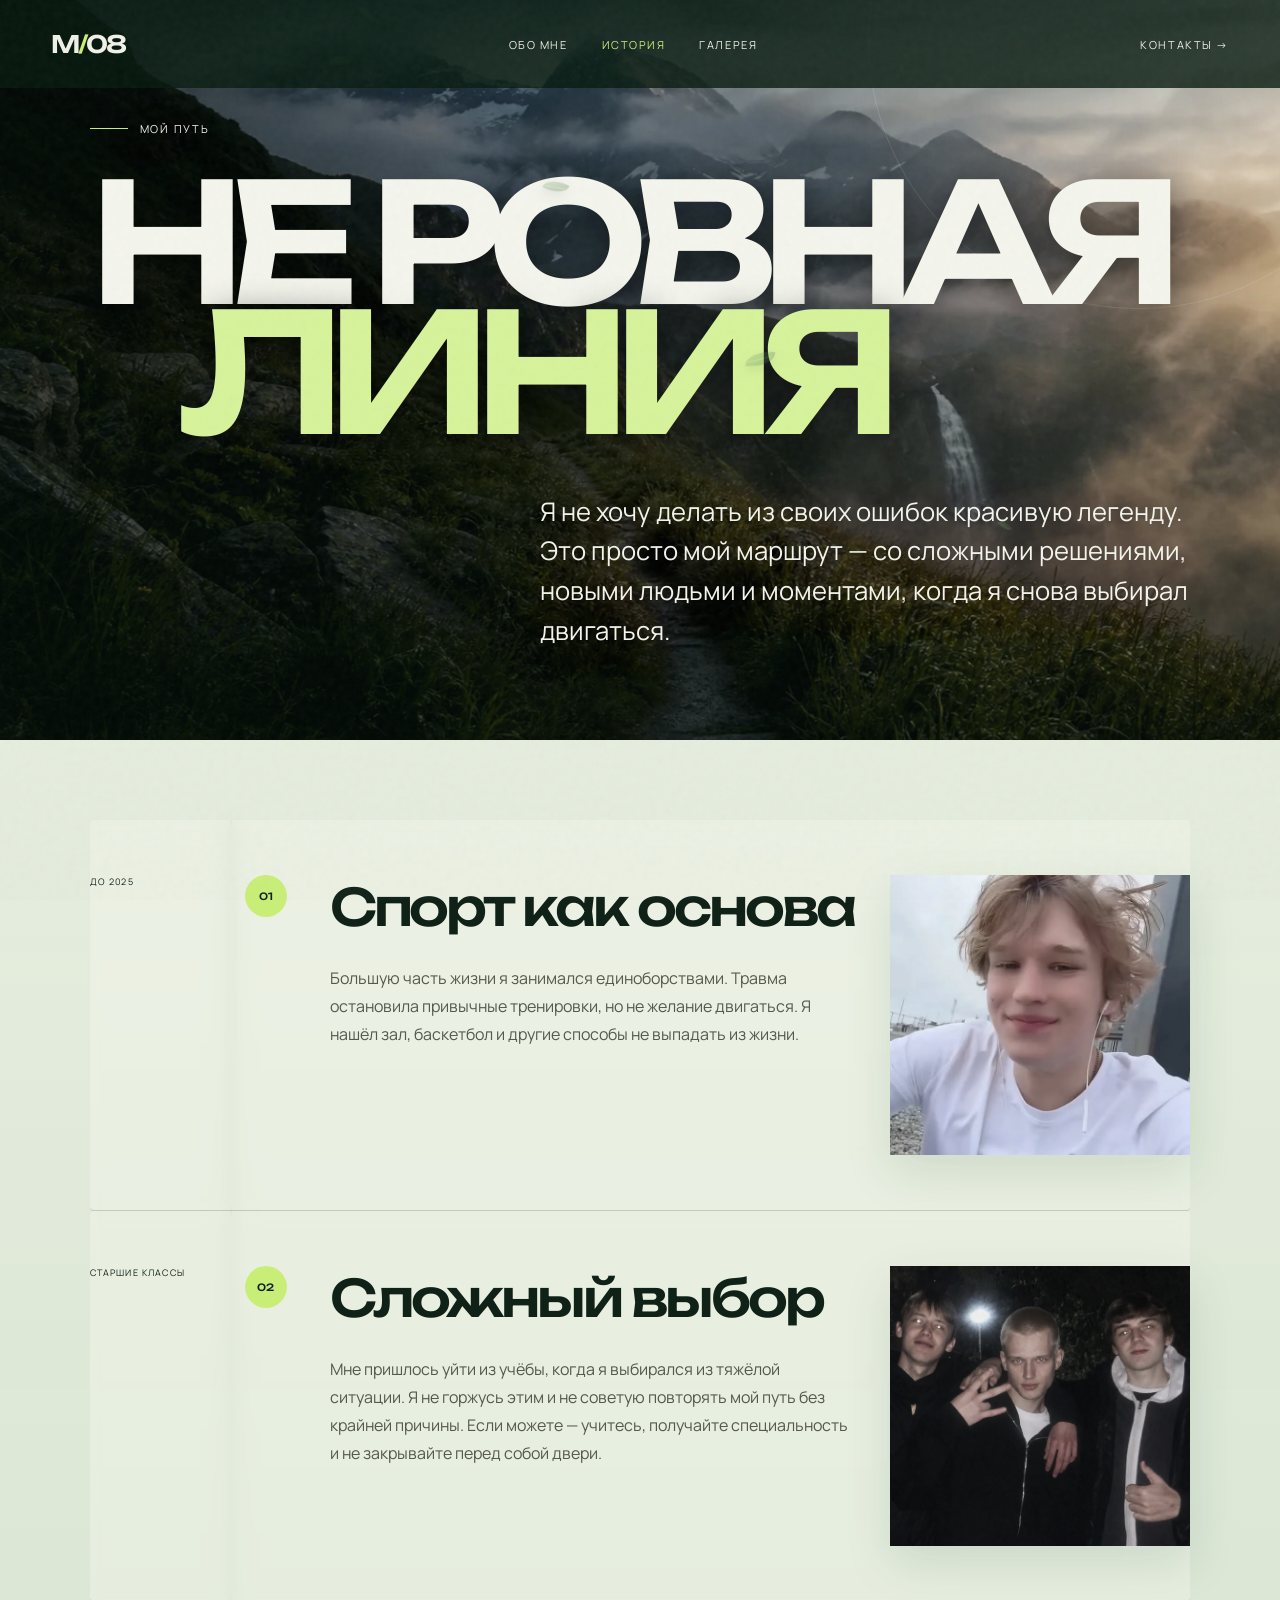
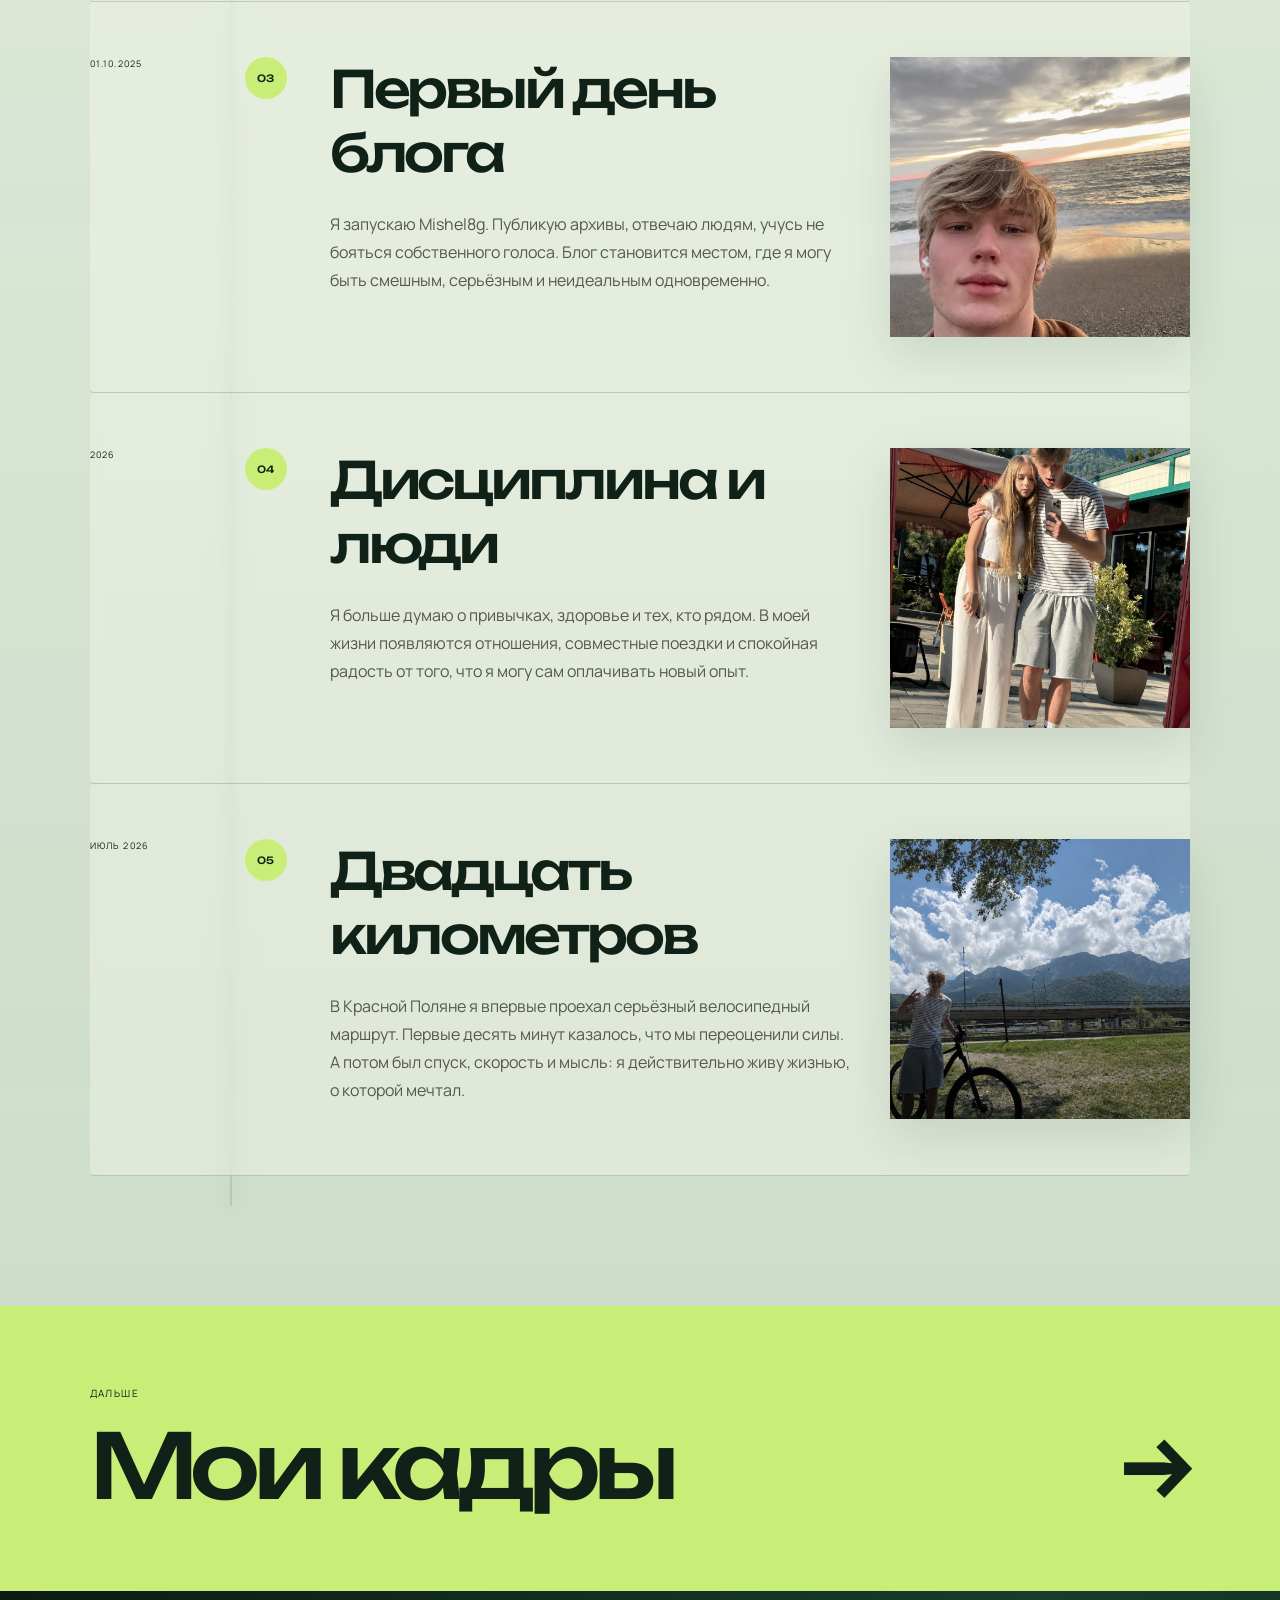
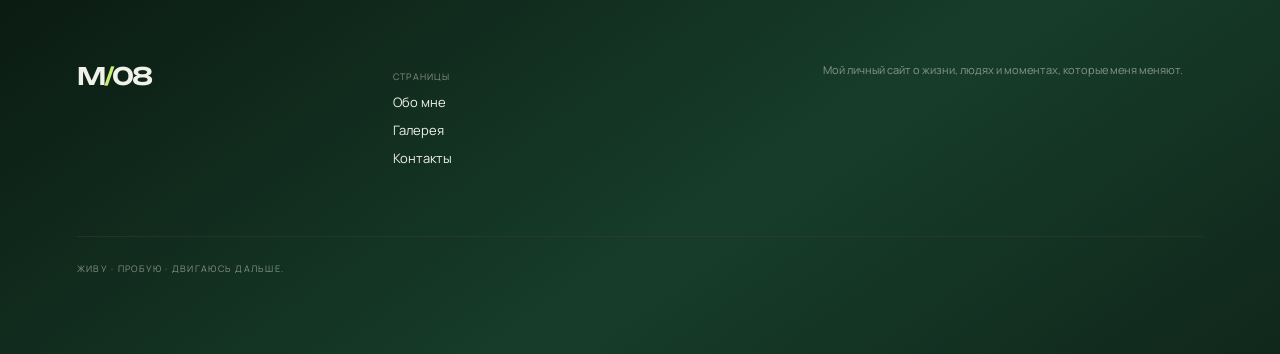
<file: story.html>
<!doctype html><html lang="ru"><head><meta charset="UTF-8"><meta name="viewport" content="width=device-width,initial-scale=1"><meta name="theme-color" content="#11130f"><meta name="description" content="Моя история: спорт, сложный выбор, блог и дорога вперёд."><title>Моя история — Мишель</title><link rel="preconnect" href="https://fonts.googleapis.com"><link rel="preconnect" href="https://fonts.gstatic.com" crossorigin><link href="https://fonts.googleapis.com/css2?family=Manrope:wght@400;500;600&family=Unbounded:wght@400;500;600;700&display=swap" rel="stylesheet"><link rel="stylesheet" href="styles.css"><script src="script.js" defer></script></head>
<body class="inner-page story-page"><div class="grain"></div><div class="progress"><span></span></div>
<header class="nav"><a class="logo" href="index.html">М<span>/</span>08</a><nav><a href="about.html">Обо мне</a><a class="active" href="story.html">История</a><a href="gallery.html">Галерея</a></nav><a class="nav-social" href="contacts.html">Контакты →</a></header>
<main><section class="page-hero clay scenic-hero story-scenic"><img class="scenic-hero-image" src="assets/photos/story-trail-v1.webp" alt="Горная тропа к вершинам и водопаду"><div class="scenic-veil" aria-hidden="true"></div><p class="kicker reveal"><span></span> Мой путь</p><h1 class="reveal">Не ровная<br><em>линия</em></h1><p class="page-intro reveal delay-1">Я не хочу делать из своих ошибок красивую легенду. Это просто мой маршрут — со сложными решениями, новыми людьми и моментами, когда я снова выбирал двигаться.</p></section>
<section class="story-list">
<article class="reveal"><time>До 2025</time><span>01</span><div><h2>Спорт как основа</h2><p>Большую часть жизни я занимался единоборствами. Травма остановила привычные тренировки, но не желание двигаться. Я нашёл зал, баскетбол и другие способы не выпадать из жизни.</p></div><img src="assets/photos/instagram-01.webp" alt="Мой спортивный кадр"></article>
<article class="reveal"><time>Старшие классы</time><span>02</span><div><h2>Сложный выбор</h2><p>Мне пришлось уйти из учёбы, когда я выбирался из тяжёлой ситуации. Я не горжусь этим и не советую повторять мой путь без крайней причины. Если можете — учитесь, получайте специальность и не закрывайте перед собой двери.</p></div><img src="assets/photos/instagram-06-hq.webp" alt="Я несколько лет назад"></article>
<article class="reveal"><time>01.10.2025</time><span>03</span><div><h2>Первый день блога</h2><p>Я запускаю Mishel8g. Публикую архивы, отвечаю людям, учусь не бояться собственного голоса. Блог становится местом, где я могу быть смешным, серьёзным и неидеальным одновременно.</p></div><img src="assets/photos/instagram-05-hq.webp" alt="Архивный кадр"></article>
<article class="reveal"><time>2026</time><span>04</span><div><h2>Дисциплина и люди</h2><p>Я больше думаю о привычках, здоровье и тех, кто рядом. В моей жизни появляются отношения, совместные поездки и спокойная радость от того, что я могу сам оплачивать новый опыт.</p></div><img src="assets/photos/telegram-17-hq.webp" alt="Мы с моей девушкой"></article>
<article class="reveal"><time>Июль 2026</time><span>05</span><div><h2>Двадцать километров</h2><p>В Красной Поляне я впервые проехал серьёзный велосипедный маршрут. Первые десять минут казалось, что мы переоценили силы. А потом был спуск, скорость и мысль: я действительно живу жизнью, о которой мечтал.</p></div><img src="assets/photos/cinema-hd.webp" alt="Я с велосипедом в Красной Поляне"></article>
</section><section class="next-page"><p>Дальше</p><a href="gallery.html">Мои кадры <span>→</span></a></section></main>
<footer><a class="logo" href="index.html">М<span>/</span>08</a><div><p>Страницы</p><a href="about.html">Обо мне</a><a href="gallery.html">Галерея</a><a href="contacts.html">Контакты</a></div><p class="disclaimer">Мой личный сайт о жизни, людях и моментах, которые меня меняют.</p><p class="made">Живу · пробую · двигаюсь дальше.</p></footer></body></html>
</file>
<file: styles.css>
:root{--ink:#102118;--paper:#f0f1e8;--sage:#9db59a;--acid:#c9ee78;--clay:#6f8f63;--fog:#d5dfd2;--line:rgba(16,33,24,.18);--forest:#173d2a;--moss:#54724b;--display:'Unbounded',sans-serif;--body:'Manrope',sans-serif}
*{box-sizing:border-box}html{scroll-behavior:smooth}body{margin:0;background:var(--paper);color:var(--ink);font-family:var(--body);overflow-x:hidden}.grain{position:fixed;inset:0;z-index:99;pointer-events:none;opacity:.055;background-image:url("data:image/svg+xml,%3Csvg viewBox='0 0 160 160' xmlns='http://www.w3.org/2000/svg'%3E%3Cfilter id='n'%3E%3CfeTurbulence type='fractalNoise' baseFrequency='.8' numOctaves='4' stitchTiles='stitch'/%3E%3C/filter%3E%3Crect width='100%25' height='100%25' filter='url(%23n)' opacity='.8'/%3E%3C/svg%3E")}.progress{position:fixed;top:0;left:0;width:100%;height:3px;z-index:101}.progress span{display:block;width:0;height:100%;background:var(--acid)}.nav{position:absolute;z-index:20;top:0;left:0;width:100%;height:88px;padding:0 4vw;display:flex;align-items:center;justify-content:space-between;color:var(--paper)}.logo{font:600 24px var(--display);color:inherit;text-decoration:none;letter-spacing:-.08em}.logo span{color:var(--acid)}.nav nav{display:flex;gap:34px}.nav nav a,.nav-social{color:inherit;text-decoration:none;font-size:11px;text-transform:uppercase;letter-spacing:.14em}.nav nav a{position:relative}.nav nav a:after{content:"";position:absolute;left:0;bottom:-6px;width:100%;height:1px;background:currentColor;transform:scaleX(0);transform-origin:right;transition:transform .35s}.nav nav a:hover:after{transform:scaleX(1);transform-origin:left}.hero{min-height:100svh;background:var(--ink);color:var(--paper);padding:145px 7vw 70px;display:grid;grid-template-columns:1.05fr .7fr;gap:8vw;position:relative;overflow:hidden}.hero-copy{align-self:center;position:relative;z-index:2}.kicker{display:flex;align-items:center;gap:12px;text-transform:uppercase;letter-spacing:.16em;font-size:11px}.kicker span{width:38px;height:1px;background:var(--acid)}h1{font:600 clamp(92px,13vw,220px)/.78 var(--display);letter-spacing:-.095em;margin:44px 0;text-transform:uppercase}h1 em{font-style:normal;color:var(--acid);margin-left:7vw}.hero-text{max-width:500px;font-size:clamp(16px,1.4vw,21px);line-height:1.7;color:#b9bbb2}.round-link{margin-top:45px;width:132px;height:132px;border:1px solid #65675f;border-radius:50%;display:flex;align-items:center;justify-content:center;gap:14px;color:var(--paper);text-decoration:none;text-transform:uppercase;font-size:10px;letter-spacing:.12em;transition:.4s}.round-link:hover{background:var(--acid);color:var(--ink);border-color:var(--acid);transform:rotate(-8deg)}.round-link b{font-size:25px;font-weight:400}.hero-image{margin:0;align-self:center;position:relative;z-index:2;height:min(72vh,820px);overflow:hidden}.hero-image:before{content:"";position:absolute;inset:0;border:1px solid rgba(255,255,255,.25);z-index:2}.hero-image img{width:100%;height:100%;object-fit:cover;transition:transform 1.2s cubic-bezier(.2,.8,.2,1)}.hero-image:hover img{transform:scale(1.035)}.hero-image figcaption{position:absolute;z-index:3;left:0;bottom:0;width:100%;display:flex;justify-content:space-between;padding:18px;color:white;text-transform:uppercase;font-size:9px;letter-spacing:.13em;background:linear-gradient(transparent,rgba(0,0,0,.55))}.side-note{position:absolute;right:2.3vw;top:50%;writing-mode:vertical-rl;text-transform:uppercase;letter-spacing:.22em;font-size:9px;opacity:.55}.hero-orbit{position:absolute;width:55vw;height:55vw;border:1px solid #34362f;border-radius:50%;right:-20vw;top:-22vw}.statement{background:var(--sage);padding:115px 7vw 135px;position:relative;overflow:hidden}.ticker{position:absolute;top:0;left:0;display:flex;width:max-content;background:var(--acid);font:600 12px/42px var(--display);letter-spacing:.08em;animation:ticker 24s linear infinite}.statement blockquote{font:500 clamp(48px,8vw,120px)/1.02 var(--display);letter-spacing:-.065em;margin:70px 0 50px;max-width:1200px}.statement blockquote em{font-family:Georgia,serif;font-weight:400}.statement-note{margin-left:auto;max-width:470px;font-size:15px;line-height:1.8}.section{padding:125px 6vw}.section-label{display:grid;grid-template-columns:60px 1fr;gap:20px;align-items:center;margin-bottom:80px;text-transform:uppercase;font-size:10px;letter-spacing:.16em}.section-label span{width:44px;height:44px;border:1px solid;border-radius:50%;display:grid;place-items:center}.section-label p{border-top:1px solid var(--line);padding-top:14px;margin:0}.about{display:grid;grid-template-columns:200px 1fr;gap:4vw}.about h2,.timeline h2,.gallery h2{font:500 clamp(54px,7vw,108px)/.98 var(--display);letter-spacing:-.065em;margin:0 0 75px;text-transform:uppercase}.about h2 i,.timeline h2 i,.gallery h2 i{font-family:Georgia,serif;font-weight:400;text-transform:none;color:var(--clay)}.about-grid{display:grid;grid-template-columns:1.1fr .8fr;gap:8vw}.lead-copy{font-size:clamp(21px,2.15vw,32px);line-height:1.48;margin:0}.body-copy{font-size:14px;line-height:1.85;color:#4a4c46}.body-copy p:first-child{margin-top:0}.fact-line{margin-top:90px;border-top:1px solid var(--line);display:grid;grid-template-columns:repeat(4,1fr)}.fact-line div{padding:30px 20px 0 0;border-right:1px solid var(--line)}.fact-line strong{display:block;font:500 clamp(26px,3vw,44px) var(--display);letter-spacing:-.06em}.fact-line span{font-size:10px;text-transform:uppercase;letter-spacing:.12em;color:#66695f}.cinema{height:85svh;position:relative;color:white;overflow:hidden}.cinema img{width:100%;height:115%;object-fit:cover;object-position:center 47%;position:absolute;inset:-7% 0 0}.cinema-shade{position:absolute;inset:0;background:linear-gradient(180deg,transparent 40%,rgba(0,0,0,.65))}.cinema p{position:absolute;left:6vw;bottom:6vw;font:500 clamp(30px,5vw,75px)/1.05 var(--display);max-width:850px;text-transform:uppercase;margin:0}.cinema>span{position:absolute;right:6vw;bottom:6vw;text-transform:uppercase;font-size:10px;letter-spacing:.15em}.timeline{display:grid;grid-template-columns:200px 1fr;gap:4vw}.timeline-content{min-width:0}.chapter{display:grid;grid-template-columns:150px 1fr 60px;gap:45px;padding:45px 0;border-top:1px solid var(--line)}.chapter time{text-transform:uppercase;font-size:10px;letter-spacing:.12em}.chapter h3{font:500 clamp(26px,3vw,46px) var(--display);letter-spacing:-.05em;margin:0 0 20px}.chapter p{max-width:700px;margin:0;color:#57594f;line-height:1.75}.chapter>span{font:500 12px var(--display);width:44px;height:44px;border-radius:50%;background:var(--acid);display:grid;place-items:center}.values{background:var(--ink);color:var(--paper);display:grid;grid-template-columns:200px 1fr;gap:4vw}.section-label.light p{border-color:#3e4039}.values h2{font:500 clamp(42px,6vw,88px)/1.05 var(--display);letter-spacing:-.06em;margin:0 0 80px}.values-grid{display:grid;grid-template-columns:repeat(2,1fr);border-top:1px solid #3a3d35;border-left:1px solid #3a3d35}.values-grid article{padding:45px;border-right:1px solid #3a3d35;border-bottom:1px solid #3a3d35;min-height:300px;transition:background .4s,color .4s}.values-grid article:hover{background:var(--acid);color:var(--ink)}.values-grid article>span{font:500 11px var(--display);opacity:.55}.values-grid h3{font:500 clamp(28px,4vw,52px) var(--display);margin:75px 0 18px}.values-grid p{font-size:13px;line-height:1.75;max-width:380px;opacity:.65}.gallery{background:var(--fog)}.gallery-heading{display:grid;grid-template-columns:180px 1fr 260px;gap:5vw;align-items:end;margin-bottom:85px}.gallery-heading>p{font-size:11px;line-height:1.7}.gallery-heading>p:first-child{text-transform:uppercase;letter-spacing:.12em;align-self:start}.gallery-heading>p:first-child span{display:inline-grid;place-items:center;width:42px;height:42px;border:1px solid;border-radius:50%;margin-right:12px}.gallery h2{margin:0}.masonry{display:grid;grid-template-columns:repeat(4,1fr);grid-auto-rows:280px;gap:18px}.masonry figure{margin:0;position:relative;overflow:hidden;background:#b8c0b9}.masonry figure.wide{grid-column:span 2}.masonry figure.tall{grid-row:span 2}.masonry img{width:100%;height:100%;object-fit:cover;transition:filter .6s,transform .9s cubic-bezier(.2,.8,.2,1);filter:saturate(.78) contrast(1.03)}.masonry figure:hover img{transform:scale(1.045);filter:saturate(1)}.masonry figcaption{position:absolute;left:12px;bottom:12px;background:rgba(17,19,15,.82);backdrop-filter:blur(7px);color:white;padding:9px 11px;font-size:9px;text-transform:uppercase;letter-spacing:.11em}.finale{height:100svh;position:relative;color:white;overflow:hidden}.finale>img{position:absolute;inset:0;width:100%;height:110%;object-fit:cover}.finale-overlay{position:absolute;inset:0;background:linear-gradient(90deg,rgba(10,13,9,.8),rgba(10,13,9,.1))}.finale-copy{position:absolute;left:7vw;bottom:11vh}.finale-copy>p{text-transform:uppercase;font-size:10px;letter-spacing:.18em}.finale h2{font:500 clamp(45px,7vw,104px)/.98 var(--display);letter-spacing:-.07em;margin:30px 0 0}.finale h2 i{font-family:Georgia,serif;color:var(--acid);font-weight:400}footer{background:var(--ink);color:var(--paper);padding:70px 6vw;display:grid;grid-template-columns:.7fr 1fr 1fr;gap:50px;align-items:start}footer>div p{font-size:9px;text-transform:uppercase;letter-spacing:.14em;opacity:.5}footer>div a{display:block;color:inherit;text-decoration:none;font-size:13px;margin:10px 0;width:max-content}footer .disclaimer{font-size:11px;line-height:1.7;opacity:.5;max-width:420px;margin:0}.made{grid-column:1/-1;border-top:1px solid #383a34;padding-top:25px;text-transform:uppercase;font-size:9px;letter-spacing:.14em;opacity:.5}.reveal{opacity:0;transform:translateY(38px);transition:opacity .9s cubic-bezier(.2,.8,.2,1),transform .9s cubic-bezier(.2,.8,.2,1)}.reveal.is-visible{opacity:1;transform:none}.delay-1{transition-delay:.12s}.delay-2{transition-delay:.24s}@keyframes ticker{to{transform:translateX(-50%)}}
@media(max-width:900px){.nav nav{display:none}.hero{grid-template-columns:1fr;padding-top:120px}.hero-image{height:62vh;margin-left:18vw}.hero h1{font-size:22vw}.hero h1 em{margin-left:12vw}.side-note{display:none}.about,.timeline,.values{grid-template-columns:1fr}.section-label{margin-bottom:45px}.about-grid{grid-template-columns:1fr}.fact-line{grid-template-columns:repeat(2,1fr);gap:25px}.chapter{grid-template-columns:95px 1fr 44px;gap:18px}.gallery-heading{grid-template-columns:1fr}.masonry{grid-template-columns:repeat(2,1fr);grid-auto-rows:320px}.masonry figure.wide{grid-column:span 2}footer{grid-template-columns:1fr 1fr}}
@media(max-width:580px){.nav{height:70px}.nav-social{font-size:9px}.hero{padding:110px 6vw 60px}.hero-image{margin-left:8vw;height:56vh}.hero-text{font-size:15px}.round-link{width:110px;height:110px}.statement{padding:95px 6vw}.section{padding:85px 6vw}.about h2,.timeline h2,.gallery h2{font-size:13vw;margin-bottom:48px}.fact-line{grid-template-columns:1fr 1fr}.chapter{grid-template-columns:1fr 40px;padding:35px 0}.chapter time{grid-column:1}.chapter div{grid-column:1}.chapter>span{grid-column:2;grid-row:1}.values-grid{grid-template-columns:1fr}.gallery-heading>p:last-child{max-width:300px}.masonry{grid-template-columns:1fr;grid-auto-rows:430px}.masonry figure.wide{grid-column:auto}.masonry figure.tall{grid-row:auto}.cinema p{bottom:12vw}.cinema>span{display:none}.finale h2{font-size:12vw}footer{grid-template-columns:1fr}.made{grid-column:1}}
@media(prefers-reduced-motion:reduce){html{scroll-behavior:auto}.ticker{animation:none}.reveal{opacity:1;transform:none;transition:none}.hero-image img,.masonry img{transition:none}}

/* Living forest layer */
body{background-color:#eaf0e4;background-image:radial-gradient(circle at var(--glow-x,12%) var(--glow-y,18%),rgba(94,142,79,.24),transparent 28%),radial-gradient(circle at 88% 66%,rgba(30,91,53,.15),transparent 32%),linear-gradient(115deg,rgba(211,228,199,.5),transparent 45%);background-attachment:fixed}
.hero,.values,footer,.inner-page .nav,.page-hero{background:linear-gradient(145deg,#0b1b12 0%,var(--forest) 58%,#10271b 100%)}
.statement,.contact-hero,.page-hero.sage{background:linear-gradient(135deg,#afc3a7,#7f9f79)}
.page-hero.clay{background:linear-gradient(135deg,#78976d,#b4c6a5)}
.gallery,.gallery-full{background:linear-gradient(180deg,#dce5d8,#cbd9c9)}
.leaf-layer{position:fixed;inset:0;z-index:18;pointer-events:none;overflow:hidden;mix-blend-mode:multiply}
.scroll-leaf{position:absolute;width:var(--size);height:calc(var(--size)*.55);left:var(--x);top:var(--y);opacity:var(--opacity);border-radius:100% 0 100% 0;background:linear-gradient(135deg,#a6c485,#28583a);filter:drop-shadow(0 7px 6px rgba(11,36,20,.2));transform-origin:0 100%;will-change:transform}
.scroll-leaf:after{content:"";position:absolute;width:86%;height:1px;left:7%;top:52%;background:rgba(237,244,221,.55);transform:rotate(-25deg);transform-origin:center}
.gallery-full figure,.masonry figure,.portrait-split figure,.story-list img{box-shadow:0 18px 45px rgba(19,55,34,.12)}
.gallery-full img,.masonry img,.portrait-split img,.story-list img{will-change:transform}
.forest-vine{position:fixed;z-index:17;top:-12vh;width:120px;height:125vh;pointer-events:none;opacity:.25;filter:drop-shadow(0 8px 10px rgba(12,45,25,.18));will-change:transform}
.forest-vine.left{left:-48px;background:radial-gradient(ellipse at 70% 8%,#5f8d50 0 12%,transparent 13%),radial-gradient(ellipse at 35% 21%,#3e7145 0 10%,transparent 11%),radial-gradient(ellipse at 73% 35%,#769c59 0 13%,transparent 14%),radial-gradient(ellipse at 32% 51%,#477945 0 11%,transparent 12%),radial-gradient(ellipse at 70% 67%,#648e4f 0 12%,transparent 13%),radial-gradient(ellipse at 36% 84%,#315f3d 0 11%,transparent 12%),linear-gradient(88deg,transparent 48%,#456f43 49% 51%,transparent 52%)}
.forest-vine.right{right:-52px;transform:scaleX(-1);background:radial-gradient(ellipse at 70% 8%,#5f8d50 0 12%,transparent 13%),radial-gradient(ellipse at 35% 21%,#3e7145 0 10%,transparent 11%),radial-gradient(ellipse at 73% 35%,#769c59 0 13%,transparent 14%),radial-gradient(ellipse at 32% 51%,#477945 0 11%,transparent 12%),radial-gradient(ellipse at 70% 67%,#648e4f 0 12%,transparent 13%),radial-gradient(ellipse at 36% 84%,#315f3d 0 11%,transparent 12%),linear-gradient(88deg,transparent 48%,#456f43 49% 51%,transparent 52%)}
.statement:after,.gallery:before,.gallery-full:before{content:"";position:absolute;pointer-events:none;width:42vw;height:42vw;border-radius:50%;background:radial-gradient(circle,rgba(203,235,150,.35),rgba(91,137,73,.08) 48%,transparent 70%);animation:forestGlow 8s ease-in-out infinite alternate}
.statement:after{right:-15vw;bottom:-18vw}.gallery,.gallery-full{position:relative}.gallery:before,.gallery-full:before{left:-15vw;top:8%;z-index:0}.gallery>* ,.gallery-full>*{position:relative;z-index:1}
.chapter,.values-grid article,.about-facts article,.contact-links a{transition:transform .45s cubic-bezier(.2,.8,.2,1),background-color .45s,box-shadow .45s}
.chapter:hover,.about-facts article:hover{transform:translateX(10px);background:rgba(224,235,215,.7);box-shadow:-8px 0 0 var(--moss)}
@keyframes forestGlow{from{transform:translate3d(-2%,0,0) scale(.9);opacity:.45}to{transform:translate3d(5%,-4%,0) scale(1.12);opacity:.9}}
@media(max-width:700px){.scroll-leaf:nth-child(n+7){display:none}.leaf-layer{z-index:8}}
@media(max-width:700px){.forest-vine{width:80px;opacity:.16}.forest-vine.left{left:-46px}.forest-vine.right{right:-46px}.statement:after,.gallery:before,.gallery-full:before{width:80vw;height:80vw}}
@media(prefers-reduced-motion:reduce){.leaf-layer,.forest-vine{display:none}.statement:after,.gallery:before,.gallery-full:before{animation:none}}

/* Cinematic landscape experience */
.leaf-layer,.forest-vine{display:none!important}
.hero{isolation:isolate;background:#07130d;grid-template-columns:1.05fr .7fr}
.hero-landscape{position:absolute;z-index:-2;inset:-5%;width:110%;height:110%;object-fit:cover;filter:saturate(.92) contrast(1.06);transform:scale(1.08);will-change:transform}
.hero-landscape,.scenic-hero-image,.nature-portal>img,.gallery-landscape img,.cinema>img,.finale>img{pointer-events:none;user-select:none;-webkit-user-drag:none}
.hero:after{content:"";position:absolute;z-index:-1;inset:0;background:linear-gradient(90deg,rgba(5,16,10,.92) 0%,rgba(5,16,10,.66) 42%,rgba(5,16,10,.22) 75%),linear-gradient(0deg,rgba(5,16,10,.5),transparent 45%)}
.hero-mist{position:absolute;z-index:1;left:-15%;bottom:-10%;width:130%;height:42%;pointer-events:none;background:radial-gradient(ellipse at 50% 100%,rgba(226,237,222,.32),transparent 67%);filter:blur(18px);animation:mistBreathe 8s ease-in-out infinite alternate}
.hero-image{box-shadow:0 35px 90px rgba(0,0,0,.42);border-radius:2px}
.nature-portal{height:110svh;position:relative;overflow:hidden;background:#06120d;color:#f3f5ec;isolation:isolate}
.nature-portal>img{position:absolute;z-index:-2;inset:-10% 0;width:100%;height:120%;object-fit:cover;transform:scale(1.12);filter:saturate(.94) contrast(1.05);will-change:transform}
.nature-portal:after{content:"";position:absolute;z-index:-1;inset:0;background:linear-gradient(180deg,rgba(5,18,11,.24),transparent 30%,rgba(4,14,9,.68)),radial-gradient(circle at 72% 18%,rgba(255,220,145,.18),transparent 24%)}
.nature-depth{position:absolute;inset:0;box-shadow:inset 0 0 13vw rgba(3,13,8,.48);opacity:calc(.55 + var(--portal-progress,0)*.35)}
.nature-copy{position:absolute;left:6vw;right:6vw;bottom:8vh;display:flex;align-items:end;justify-content:space-between;gap:40px;text-shadow:0 3px 28px rgba(0,0,0,.65)}
.nature-copy span{font-size:10px;letter-spacing:.2em;text-transform:uppercase}
.nature-copy p{margin:0;font:500 clamp(33px,5.2vw,82px)/1.06 var(--display);letter-spacing:-.055em;text-transform:uppercase;text-align:right}
@keyframes mistBreathe{from{transform:translateX(-3%) scaleY(.9);opacity:.45}to{transform:translateX(4%) scaleY(1.14);opacity:.78}}
@media(max-width:900px){.hero-landscape{object-position:62% center}.nature-portal{height:92svh}.nature-copy{display:block}.nature-copy p{text-align:left;margin-top:22px}}
@media(max-width:580px){.hero:after{background:linear-gradient(180deg,rgba(5,16,10,.62),rgba(5,16,10,.82))}.nature-portal>img{object-position:58% center}.nature-copy p{font-size:9vw}}
@media(prefers-reduced-motion:reduce){.hero-mist{animation:none}.hero-landscape,.nature-portal>img{transform:none!important}}

/* Story and gallery: independent cinematic worlds */
.scenic-hero{min-height:92svh;isolation:isolate;background:#07130d!important;color:#f4f5ed!important;display:flex;flex-direction:column;justify-content:center}
.scenic-hero-image{position:absolute;z-index:-2;inset:-8%;width:116%;height:116%;object-fit:cover;transform:scale(1.1);filter:saturate(.91) contrast(1.08);will-change:transform}
.scenic-veil{position:absolute;z-index:-1;inset:0;background:linear-gradient(90deg,rgba(4,15,9,.84),rgba(4,15,9,.42) 52%,rgba(4,15,9,.15)),linear-gradient(0deg,rgba(4,15,9,.72),transparent 60%);opacity:calc(.72 + var(--hero-fade,0)*.25)}
.scenic-hero:after{border-color:rgba(220,242,190,.32);width:58vw;height:58vw;animation:orbitDrift 14s ease-in-out infinite alternate}
.scenic-hero h1,.scenic-hero .page-intro,.scenic-hero .kicker{position:relative;z-index:2;text-shadow:0 6px 35px rgba(0,0,0,.5)}
.scenic-hero h1 em{color:#d7f39b}
.story-page{background:#dce5d6}.story-list{position:relative;background:linear-gradient(180deg,rgba(229,237,222,.98),rgba(205,220,201,.96));overflow:hidden}
.story-list:before{content:"";position:absolute;left:calc(7vw + 140px);top:80px;bottom:100px;width:2px;background:linear-gradient(to bottom,#6d925f calc(var(--story-progress,0)*100%),rgba(58,94,62,.17) 0);box-shadow:0 0 18px rgba(86,135,72,.25)}
.story-list article{position:relative;background:rgba(244,247,238,.4);backdrop-filter:blur(5px);padding-left:22px;padding-right:22px;border-radius:4px;transition:transform .65s cubic-bezier(.2,.8,.2,1),background .4s,box-shadow .4s}
.story-list article:nth-child(odd).reveal{transform:translateX(-55px);opacity:0}.story-list article:nth-child(even).reveal{transform:translateX(55px);opacity:0}.story-list article.reveal.is-visible{transform:none;opacity:1}.story-list article:hover{background:rgba(249,251,244,.82);box-shadow:0 28px 80px rgba(28,66,40,.14);transform:translateY(-6px)}
.story-list img{transition:transform .8s cubic-bezier(.2,.8,.2,1),filter .5s;filter:saturate(.82)}.story-list article:hover img{transform:scale(1.045);filter:saturate(1)}
.gallery-page{background:#07140e}.gallery-page .gallery-full{position:relative;isolation:isolate;background:rgba(5,18,11,.28);padding-top:120px;padding-bottom:150px}
.gallery-landscape{position:absolute!important;z-index:-2!important;inset:0;overflow:hidden}.gallery-landscape img{position:sticky;top:0;width:100%;height:115vh;object-fit:cover;filter:saturate(.8) brightness(.46) contrast(1.12);transform:scale(1.18);will-change:transform}
.gallery-full:after{content:"";position:absolute;z-index:-1;inset:0;background:linear-gradient(180deg,rgba(5,17,10,.22),rgba(5,17,10,.62)),radial-gradient(circle at 50% 16%,transparent,rgba(3,13,8,.42) 72%);pointer-events:none}
.gallery-full figure{border:1px solid rgba(236,244,226,.24);box-shadow:0 24px 70px rgba(0,0,0,.34);background:#10271a}
.gallery-full figure.reveal{clip-path:inset(14% 8% 14% 8%);transform:translateY(70px) scale(.94);opacity:0;transition:clip-path 1.1s cubic-bezier(.2,.8,.2,1),transform 1.1s cubic-bezier(.2,.8,.2,1),opacity .8s}
.gallery-full figure.reveal.is-visible{clip-path:inset(0);transform:none;opacity:1}.gallery-full figure:nth-of-type(3n+2){transition-delay:.12s}.gallery-full figure:nth-of-type(3n){transition-delay:.22s}
.gallery-full figcaption{background:rgba(6,25,14,.72);backdrop-filter:blur(12px);border:1px solid rgba(255,255,255,.16)}
@keyframes orbitDrift{from{transform:translate3d(-2%,0,0) rotate(0)}to{transform:translate3d(4%,5%,0) rotate(12deg)}}
@media(max-width:900px){.scenic-hero{min-height:78svh}.story-list:before{left:calc(7vw + 104px)}.gallery-page .gallery-full{padding-top:75px}}
@media(max-width:580px){.scenic-hero{min-height:72svh}.story-list:before{display:none}.story-list article:nth-child(n).reveal{transform:translateY(45px);opacity:0}.story-list article:nth-child(n).reveal.is-visible{transform:none;opacity:1}.gallery-landscape img{height:105vh}.gallery-full figure.reveal{clip-path:inset(8%);transform:translateY(45px) scale(.97)}}
@media(prefers-reduced-motion:reduce){.scenic-hero:after{animation:none}.scenic-hero-image,.gallery-landscape img{transform:none!important}.story-list article:nth-child(n).reveal,.gallery-full figure.reveal{transform:none;clip-path:none}}

/* Botanical foreground: coherent sprigs, not scattered decoration */
.botanical-layer{position:fixed;z-index:16;inset:0;overflow:hidden;pointer-events:none}
.drifting-leaf:after{content:"";position:absolute;left:8%;right:8%;top:50%;height:1px;background:rgba(216,237,197,.48);transform:rotate(-18deg)}.drifting-leaf{position:absolute;left:var(--leaf-x);top:calc(var(--leaf-y) - 18vh);width:var(--leaf-size);height:calc(var(--leaf-size)*.55);border-radius:100% 5% 100% 5%;background:linear-gradient(135deg,rgba(150,183,113,.75),rgba(37,92,52,.88));opacity:.34;filter:blur(.15px) drop-shadow(0 5px 5px rgba(4,26,12,.25));will-change:transform;animation:leafFlutter 3.8s ease-in-out var(--leaf-delay) infinite alternate}
@keyframes leafFlutter{from{margin-left:-7px}to{margin-left:9px}}
@media(max-width:900px){.drifting-leaf:nth-of-type(n+5){display:none}}
@media(prefers-reduced-motion:reduce){.botanical-layer{display:none}}

/* Persistent navigation and mobile parity */
.nav,.progress,.grain,.botanical-layer{max-width:100vw}
.nav{position:fixed;transition:background-color .35s,box-shadow .35s,backdrop-filter .35s}.inner-page .nav{position:fixed;background:rgba(10,29,18,.78)}.nav.is-scrolled,.menu-open .nav{background:rgba(7,23,14,.82);backdrop-filter:blur(18px) saturate(1.2);-webkit-backdrop-filter:blur(18px) saturate(1.2);box-shadow:0 1px 0 rgba(224,242,210,.12),0 12px 38px rgba(0,0,0,.16)}
.menu-toggle,.mobile-nav-extra{display:none}.menu-toggle{position:relative;z-index:32;width:48px;height:48px;padding:0;border:1px solid rgba(239,246,229,.28);border-radius:50%;background:rgba(8,28,17,.38);color:inherit;cursor:pointer}.menu-toggle span{position:absolute;left:13px;width:20px;height:1.5px;background:currentColor;border-radius:2px;transition:transform .35s,top .35s,opacity .25s}.menu-toggle span:nth-child(1){top:16px}.menu-toggle span:nth-child(2){top:23px}.menu-toggle span:nth-child(3){top:30px}.menu-open .menu-toggle span:nth-child(1){top:23px;transform:rotate(45deg)}.menu-open .menu-toggle span:nth-child(2){opacity:0}.menu-open .menu-toggle span:nth-child(3){top:23px;transform:rotate(-45deg)}
section[id]{scroll-margin-top:78px}
@media(max-width:900px){
  body.menu-open{overflow:hidden}.nav{height:74px;padding:0 20px}.nav .logo{position:relative;z-index:32}.nav>.nav-social{display:none}.menu-toggle{display:block}.nav nav{display:flex;position:fixed;z-index:30;inset:0;padding:125px 8vw 54px;flex-direction:column;align-items:flex-start;justify-content:center;gap:0;background:linear-gradient(145deg,rgba(6,24,14,.98),rgba(18,55,34,.98));opacity:0;visibility:hidden;pointer-events:none;transform:translateY(-18px);transition:opacity .35s,visibility .35s,transform .45s cubic-bezier(.2,.8,.2,1)}.menu-open .nav nav{opacity:1;visibility:visible;pointer-events:auto;transform:none}.nav nav a{width:100%;padding:18px 0;border-bottom:1px solid rgba(235,245,225,.16);font:500 clamp(28px,7vw,54px)/1.1 var(--display);letter-spacing:-.045em;text-transform:none}.nav nav a:after{display:none}.nav nav .mobile-nav-extra{display:block;margin-top:28px;border:0;color:var(--acid);font:600 12px var(--body);letter-spacing:.14em;text-transform:uppercase}
  .hero{display:block;min-height:100svh;padding:112px 6vw 54px}.hero-copy{width:72%;min-height:calc(100svh - 166px);display:flex;flex-direction:column;justify-content:center}.hero h1{font-size:clamp(74px,17vw,150px);margin:34px 0 28px}.hero h1 em{margin-left:8vw}.hero-text{position:relative;z-index:4;max-width:54vw;font-size:15px;line-height:1.65;color:#e4e8dd}.hero-image{position:absolute;right:-5vw;bottom:5vh;width:50vw;height:64vh;margin:0;opacity:.84}.round-link{position:relative;z-index:4;margin-top:28px;width:104px;height:104px}.hero-orbit{width:80vw;height:80vw}.statement blockquote{font-size:clamp(44px,9vw,85px)}.section{padding:95px 6vw}.cinema{height:76svh}.nature-portal{height:86svh}.values-grid article{min-height:245px}.contact-hero{padding-top:120px}.page-hero{padding-top:125px}.scenic-hero{min-height:86svh}.portrait-split{padding-top:100px}.gallery-full{grid-auto-rows:430px}
}
@media(max-width:580px){
  .nav{height:68px;padding:0 16px}.menu-toggle{width:44px;height:44px}.menu-toggle span{left:12px}.hero{padding:94px 5vw 38px}.hero-copy{width:100%;min-height:calc(100svh - 132px);justify-content:flex-start;padding-top:8vh}.hero h1{font-size:clamp(66px,19vw,104px);margin:26px 0 24px}.hero-text{max-width:70vw;font-size:14px}.hero-image{right:-18vw;bottom:3vh;width:76vw;height:50vh;opacity:.72}.hero-image figcaption{font-size:7px;padding:11px}.round-link{width:92px;height:92px;margin-top:22px}.statement{padding-top:92px}.statement blockquote{font-size:11vw}.section{padding:76px 5vw}.section-label{margin-bottom:38px}.about h2,.timeline h2,.gallery h2{font-size:12.5vw}.about-grid{gap:34px}.fact-line{margin-top:55px}.fact-line div{padding-top:20px}.cinema{height:70svh}.cinema p{font-size:9.5vw;max-width:88%}.nature-portal{height:78svh}.nature-copy{left:5vw;right:5vw;bottom:7vh}.values-grid article{padding:30px;min-height:220px}.values-grid h3{margin-top:48px}.page-hero{padding:105px 5vw 64px}.page-hero h1{font-size:17vw}.page-hero .page-intro,.contact-hero .page-intro{font-size:16px;line-height:1.6}.portrait-split{padding:76px 5vw}.portrait-split figure{height:68svh}.about-facts{padding-left:5vw;padding-right:5vw}.story-list{padding-left:5vw;padding-right:5vw}.story-list article{padding:32px 14px}.story-list img{height:54vw;min-height:230px}.gallery-page .gallery-full,.gallery-full{padding:48px 3vw 80px;grid-auto-rows:125vw;gap:12px}.gallery-full figure{border-radius:2px}.contact-hero{padding:105px 5vw 70px}.contact-links{margin-top:55px}.next-page{padding:52px 5vw}.next-page a{font-size:11vw}footer{padding:55px 5vw}
}
.menu-open .nav{background:transparent;box-shadow:none;backdrop-filter:none;-webkit-backdrop-filter:none}

@media(max-width:580px){
  .about,.about-content,.about-grid,.about-grid>*,.timeline,.timeline-content{min-width:0;max-width:100%}.about-content{overflow:hidden}.about h2{max-width:100%;overflow-wrap:anywhere}.about-grid p{width:100%;max-width:100%;white-space:normal;overflow-wrap:break-word;word-break:normal}.lead-copy{font-size:clamp(20px,6.2vw,27px);line-height:1.5}.body-copy{font-size:15px;line-height:1.82}
  .cinema{height:auto;min-height:100svh;padding:62svh 5vw 48px;background:linear-gradient(160deg,#07170e,#123321);display:block;color:#f4f6ef}.cinema>img{inset:0 0 auto;width:100%;height:62svh;object-fit:cover;object-position:28% center;transform:none!important}.cinema-shade{height:62svh;bottom:auto;background:linear-gradient(180deg,rgba(4,15,9,.08) 48%,rgba(4,15,9,.72) 100%)}.cinema p{position:relative;left:auto;bottom:auto;max-width:100%;padding-top:30px;font-size:clamp(28px,8.4vw,42px);line-height:1.08}.cinema>span{display:block;position:relative;right:auto;bottom:auto;margin-top:24px;font-size:8px;opacity:.6}
}

/* Inner pages */
.inner-page .nav{position:relative;background:var(--ink);color:var(--paper)}.inner-page .nav a.active{color:var(--acid)}.page-hero{min-height:72vh;background:var(--ink);color:var(--paper);padding:110px 7vw 90px;position:relative;overflow:hidden}.page-hero:after{content:"";position:absolute;width:42vw;height:42vw;border:1px solid rgba(255,255,255,.12);border-radius:50%;right:-10vw;top:-18vw}.page-hero.clay{background:var(--clay);color:var(--ink)}.page-hero.sage{background:var(--sage);color:var(--ink)}.page-hero h1{margin:30px 0 0}.page-hero .page-intro,.contact-hero .page-intro{max-width:650px;margin:55px 0 0 auto;font-size:clamp(18px,2vw,27px);line-height:1.55}.portrait-split{padding:120px 7vw;display:grid;grid-template-columns:.75fr 1fr;gap:9vw;align-items:center}.portrait-split figure{margin:0;height:78vh}.portrait-split img{width:100%;height:100%;object-fit:cover}.portrait-split .overline{text-transform:uppercase;letter-spacing:.16em;font-size:10px}.portrait-split h2{font:500 clamp(38px,5vw,72px)/1.08 var(--display);letter-spacing:-.06em;margin:35px 0 50px}.portrait-split p:not(.overline){line-height:1.8;color:#55584e}.about-facts{padding:0 7vw 120px;display:grid;grid-template-columns:repeat(3,1fr);gap:1px;background:var(--line)}.about-facts article{background:var(--paper);padding:45px;min-height:300px}.about-facts span{font:500 11px var(--display)}.about-facts h3{font:500 clamp(28px,3.5vw,48px) var(--display);margin:85px 0 20px}.about-facts p{line-height:1.7;color:#595c52}.next-page{background:var(--acid);padding:70px 7vw}.next-page p{text-transform:uppercase;letter-spacing:.14em;font-size:10px}.next-page a{display:flex;justify-content:space-between;color:var(--ink);text-decoration:none;font:500 clamp(38px,7vw,100px) var(--display);letter-spacing:-.07em}.next-page a span{transition:transform .35s}.next-page a:hover span{transform:translateX(14px)}.story-list{padding:80px 7vw 130px}.story-list article{display:grid;grid-template-columns:120px 50px 1fr 300px;gap:35px;padding:55px 0;border-bottom:1px solid var(--line);align-items:start}.story-list time{text-transform:uppercase;font-size:9px;letter-spacing:.13em}.story-list article>span{width:42px;height:42px;background:var(--acid);border-radius:50%;display:grid;place-items:center;font:500 10px var(--display)}.story-list h2{font:500 clamp(28px,4vw,56px) var(--display);letter-spacing:-.06em;margin:0 0 25px}.story-list p{line-height:1.75;color:#55584e;max-width:650px}.story-list img{width:100%;height:280px;object-fit:cover}.gallery-full{padding:90px 5vw 120px;display:grid;grid-template-columns:repeat(3,1fr);grid-auto-rows:520px;gap:18px;background:var(--fog)}.gallery-full figure{margin:0;position:relative;overflow:hidden}.gallery-full figure.landscape{grid-column:span 2}.gallery-full img{width:100%;height:100%;object-fit:cover;transition:transform .8s}.gallery-full figure:hover img{transform:scale(1.035)}.gallery-full figcaption{position:absolute;left:12px;bottom:12px;background:rgba(17,19,15,.82);color:white;padding:10px 12px;text-transform:uppercase;font-size:9px;letter-spacing:.12em}.contact-hero{min-height:calc(100vh - 88px);background:var(--sage);padding:95px 7vw}.contact-hero h1{margin:35px 0}.contact-hero h1 em{color:var(--ink);font-family:Georgia,serif;font-weight:400;text-transform:none}.contact-links{margin-top:90px;border-top:1px solid var(--line)}.contact-links a{display:grid;grid-template-columns:70px 1fr 1fr 40px;align-items:center;padding:30px 0;border-bottom:1px solid var(--line);color:var(--ink);text-decoration:none}.contact-links strong{font:500 clamp(25px,4vw,55px) var(--display);letter-spacing:-.06em}.contact-links small{font-size:13px}.contact-links b{font-size:24px;transition:transform .3s}.contact-links a:hover b{transform:translate(6px,-6px)}
@media(max-width:900px){.portrait-split{grid-template-columns:1fr}.portrait-split figure{height:65vh}.about-facts{grid-template-columns:1fr}.story-list article{grid-template-columns:85px 45px 1fr}.story-list img{grid-column:3;height:360px}.gallery-full{grid-template-columns:repeat(2,1fr)}.gallery-full figure.landscape{grid-column:span 2}}
@media(max-width:580px){.page-hero{min-height:62vh;padding:80px 6vw}.page-hero .page-intro,.contact-hero .page-intro{margin-top:35px}.portrait-split{padding:80px 6vw}.portrait-split figure{height:60vh}.about-facts{padding:0 6vw 80px}.story-list{padding:45px 6vw 80px}.story-list article{grid-template-columns:1fr 42px;gap:18px}.story-list time,.story-list div,.story-list img{grid-column:1}.story-list article>span{grid-column:2;grid-row:1}.story-list img{height:280px}.gallery-full{grid-template-columns:1fr;grid-auto-rows:430px;padding:55px 4vw}.gallery-full figure.landscape{grid-column:auto}.contact-hero{padding:75px 6vw}.contact-links a{grid-template-columns:45px 1fr 30px}.contact-links small{display:none}}

/* Keep the shared header available on every page */
.inner-page .nav{position:fixed;top:0;left:0;background:rgba(8,27,16,.8)}
@media(max-width:580px){.inner-page .page-hero,.inner-page .contact-hero{padding-top:104px}.inner-page .scenic-hero{min-height:76svh}.inner-page .gallery-full{padding-left:3vw;padding-right:3vw}}
html,body{width:100%;max-width:100%;overflow-x:clip}@supports not (overflow:clip){html,body{overflow-x:hidden}}

/* Android-first correction for narrow viewports */
@media(max-width:580px){
  .hero{min-height:auto;padding:96px 5vw 0}.hero-copy{width:100%;min-height:auto;padding-top:5vh;display:block}.hero h1{font-size:clamp(64px,18vw,92px);max-width:100%;margin:24px 0}.hero-text{max-width:100%;padding-right:8vw;font-size:15px;line-height:1.7}.hero-image{position:relative;right:auto;bottom:auto;width:100%;height:72svh;margin:34px 0 0;opacity:1}.hero-image figcaption{font-size:8px;padding:13px}.round-link{width:98px;height:98px;margin-top:26px}.hero-orbit{right:-42vw;top:8vh}.hero-mist{bottom:18%;height:30%}
  .page-hero h1{font-size:clamp(48px,13.8vw,70px);line-height:.9;max-width:100%;letter-spacing:-.075em}.page-hero h1 em{display:inline-block;margin-left:0}.page-hero .page-intro{max-width:100%}.about-page .page-hero{min-height:68svh}.about-page .page-hero h1{font-size:clamp(48px,13.5vw,68px)}
  .contact-hero h1{font-size:clamp(56px,16.5vw,76px);line-height:.88;max-width:100%;letter-spacing:-.075em}.contact-hero h1 em{display:inline-block;margin-left:5vw}.contact-hero .page-intro{max-width:100%}
  .story-page .story-list{padding-top:28px}.story-page .scenic-hero{min-height:72svh}.gallery-page .scenic-hero{min-height:76svh}
}
</file>
